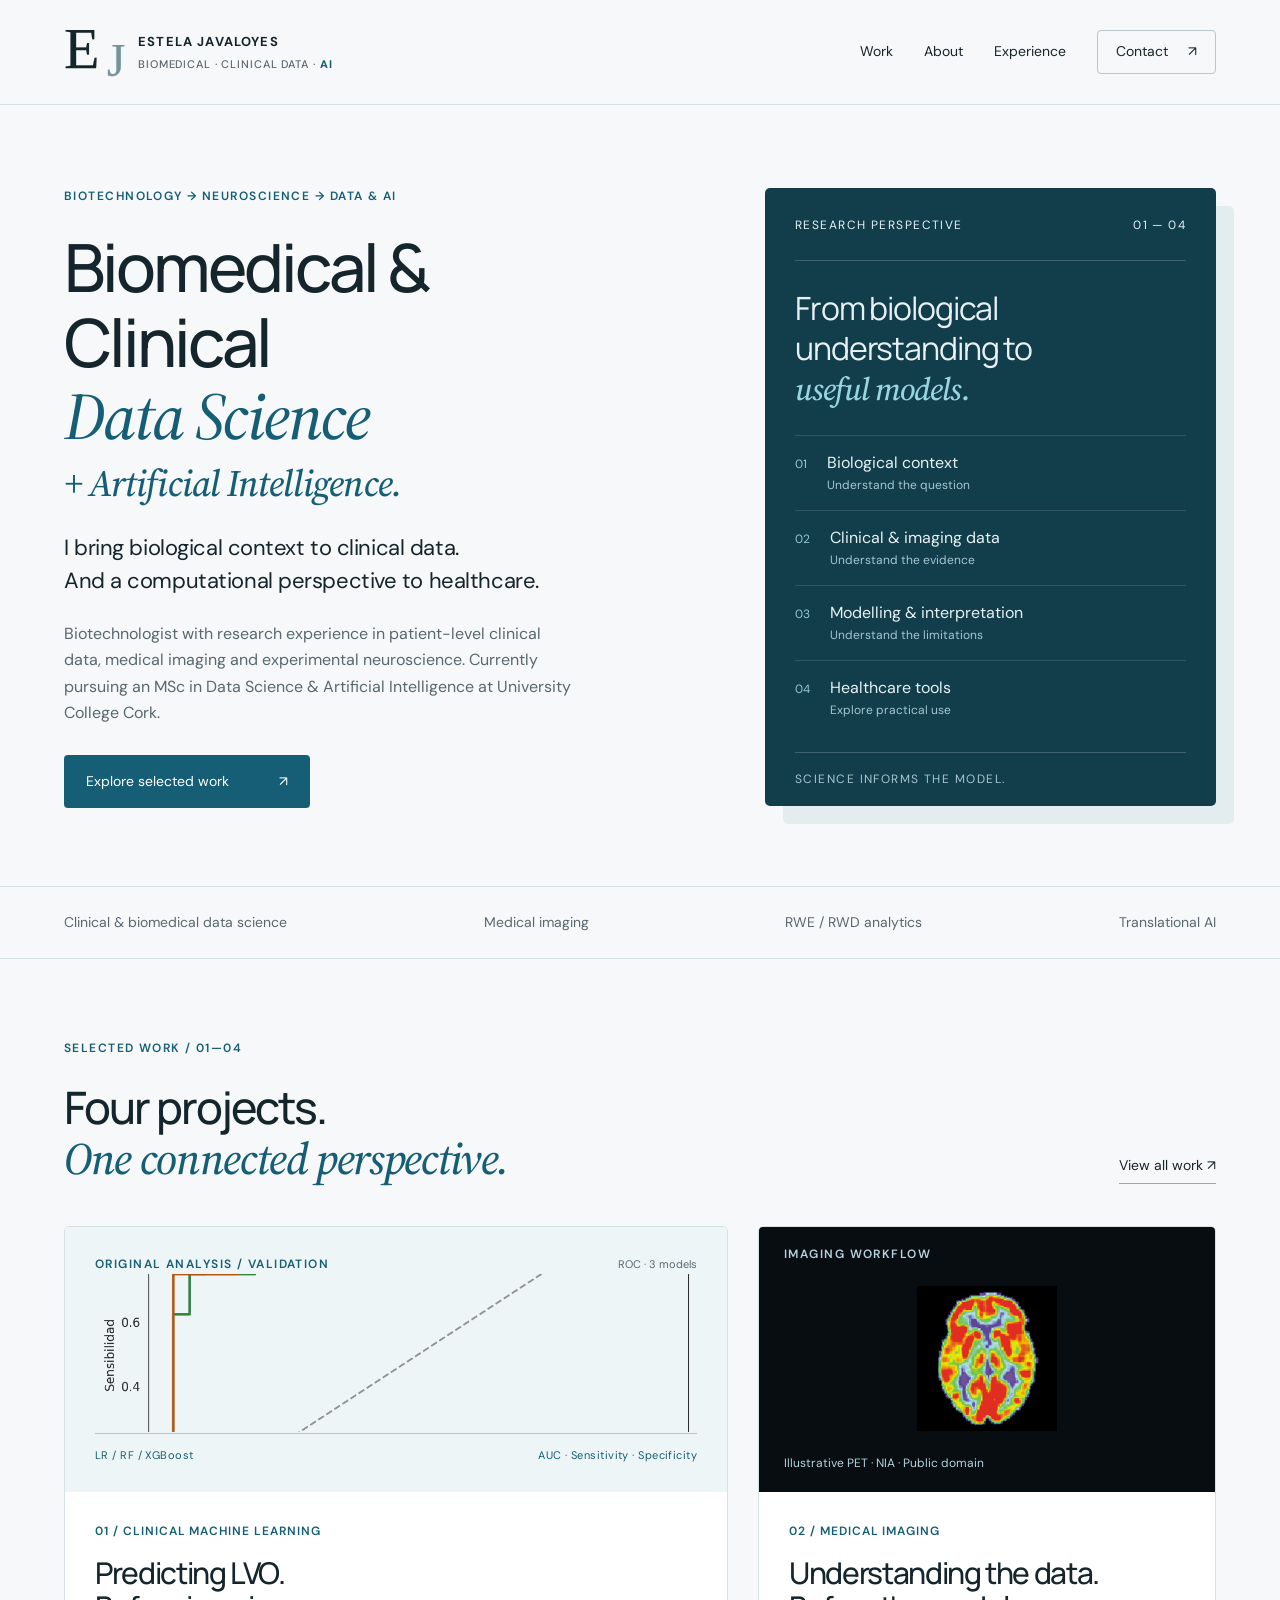
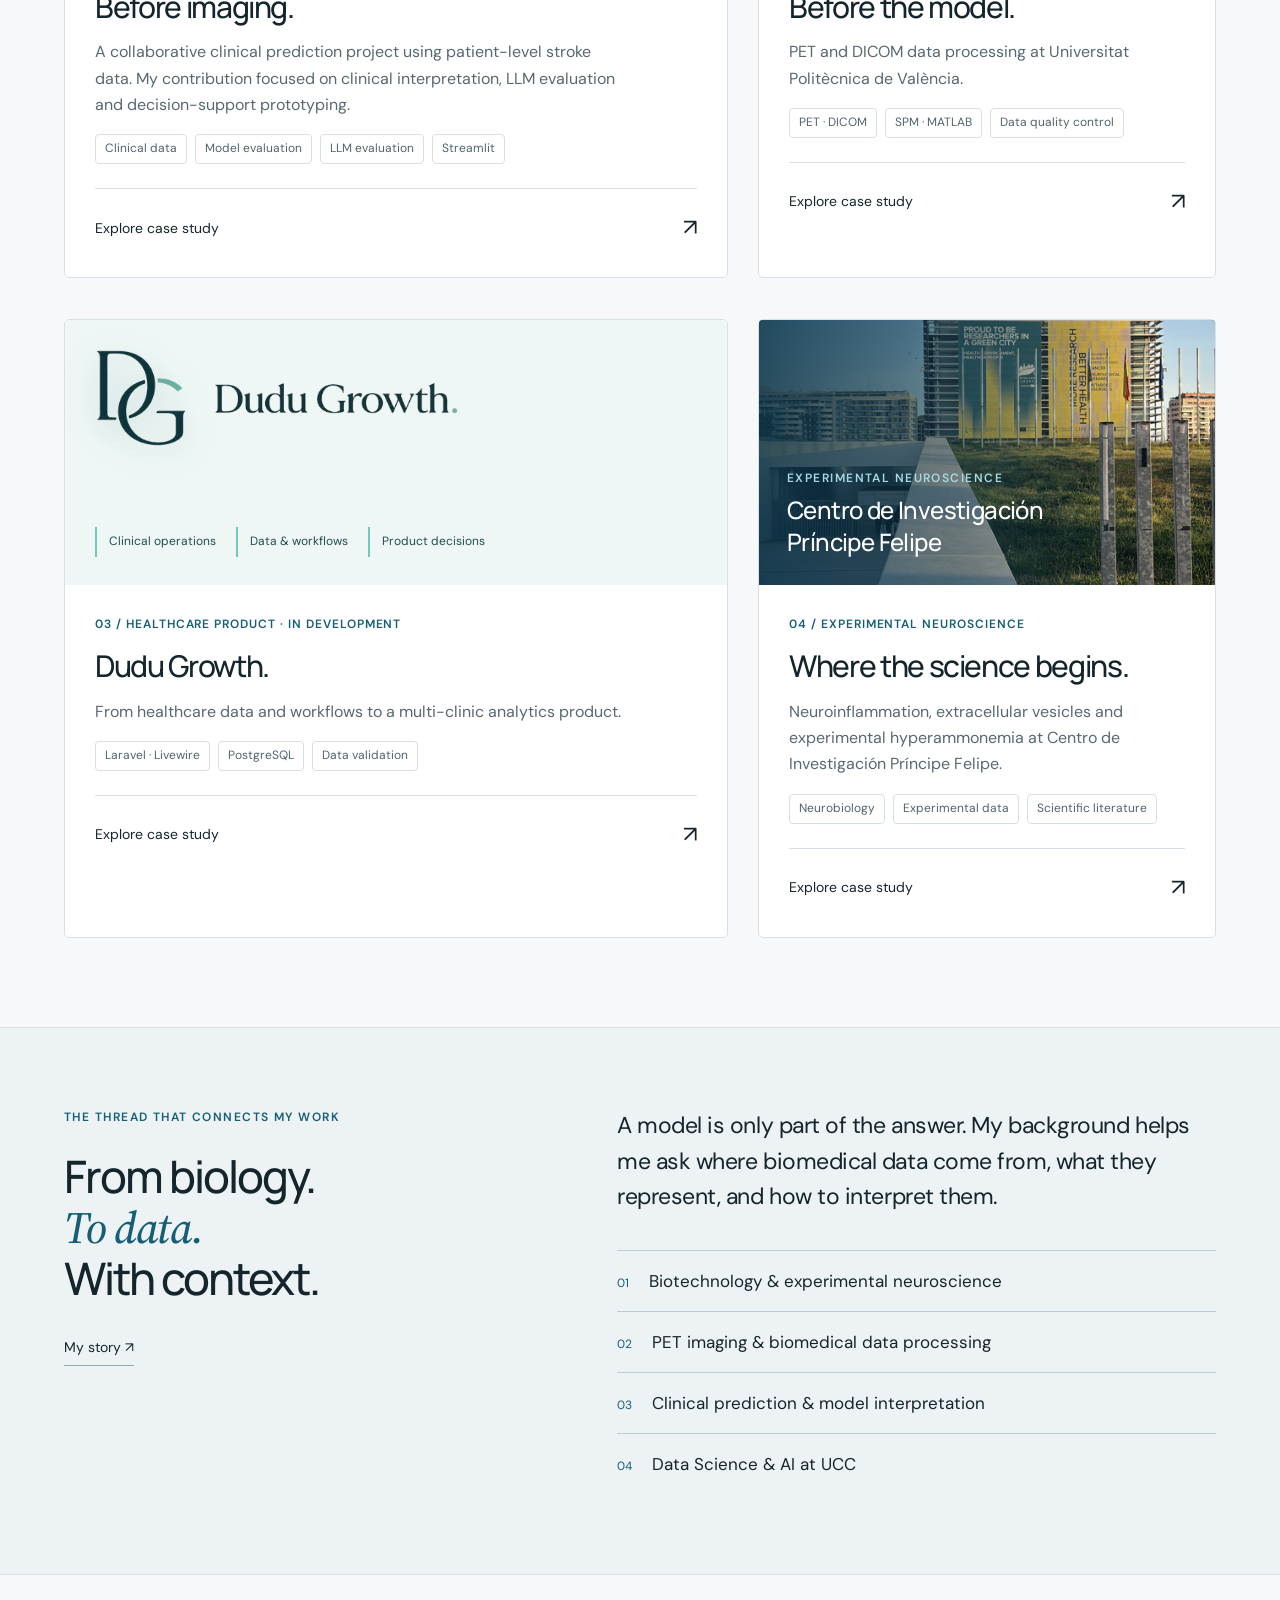
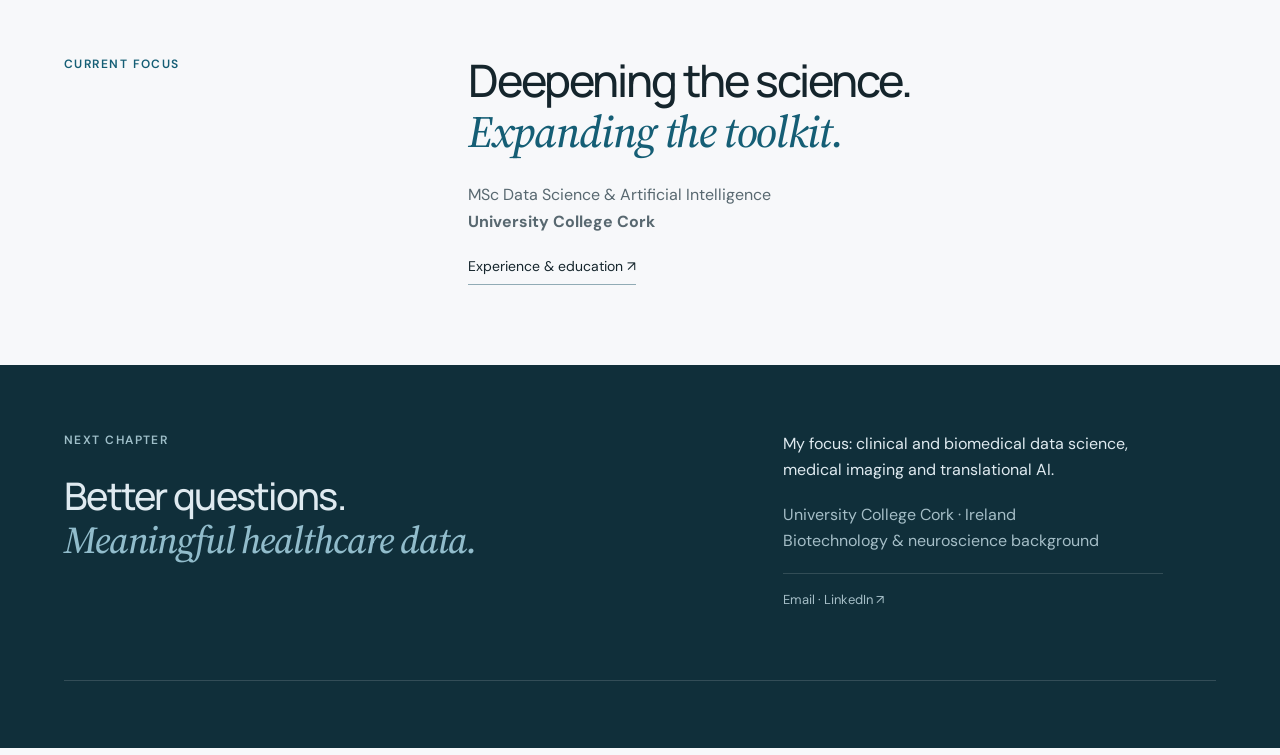
<file: index.html>
<!doctype html><html lang="en"><head><meta charset="utf-8"><meta name="viewport" content="width=device-width,initial-scale=1"><title>Biomedical & Clinical Data Science — Estela Javaloyes</title><meta name="description" content="Estela Javaloyes. Clinical and biomedical data science, statistical modelling, machine learning, medical imaging and translational AI."><meta name="robots" content="index,follow"><link rel="icon" type="image/svg+xml" href="data:image/svg+xml,%3Csvg xmlns='http://www.w3.org/2000/svg' viewBox='0 0 68 64'%3E%3Ctext x='3' y='49' fill='%2315252c' stroke='%2315252c' stroke-width='.3' paint-order='stroke fill' font-family='Georgia' font-size='57'%3EE%3C/text%3E%3Ctext x='31' y='56' fill='%2374939a' stroke='%2374939a' stroke-width='.3' paint-order='stroke fill' font-family='Georgia' font-size='46'%3EJ%3C/text%3E%3C/svg%3E"><script>document.documentElement.classList.add('js')</script><link rel="stylesheet" href="/style.css"><script defer src="/main.js"></script></head><body><a class="skip" href="#main">Skip to content</a><header><a class="brand" href="/" aria-label="Estela Javaloyes — Home"><span class="monogram" aria-hidden="true"><span>E</span><span>J</span><i></i></span><span>ESTELA JAVALOYES<small>BIOMEDICAL · CLINICAL DATA · <b>AI</b></small></span></a><button class="menu-toggle" aria-expanded="false" aria-controls="nav">Menu <span>＋</span></button><nav id="nav" aria-label="Main navigation"><a href="/work/" >Work</a><a href="/about/" >About</a><a href="/experience/" >Experience</a><a class="nav-contact" href="#contact">Contact <span>↗</span></a></nav></header><main id="main"><section class="hero"><div class="hero-copy"><p class="eyebrow">BIOTECHNOLOGY → NEUROSCIENCE → DATA & AI</p><h1>Biomedical &<br>Clinical <em>Data Science</em><span class="hero-ai">+ Artificial Intelligence.</span></h1><p class="hero-desc">I bring biological context to clinical data.<br>And a computational perspective to healthcare.</p><p class="hero-bio">Biotechnologist with research experience in patient-level clinical data, medical imaging and experimental neuroscience. Currently pursuing an MSc in Data Science & Artificial Intelligence at University College Cork.</p><a class="button" href="/work/">Explore selected work <span>↗</span></a></div><aside class="hero-aside"><div class="research-panel"><div class="panel-top"><span>RESEARCH PERSPECTIVE</span><span>01 — 04</span></div><p class="panel-title">From biological<br>understanding to<br><em>useful models.</em></p><div class="vertical-flow"><div><b>01</b><span>Biological context<small>Understand the question</small></span></div><div><b>02</b><span>Clinical & imaging data<small>Understand the evidence</small></span></div><div><b>03</b><span>Modelling & interpretation<small>Understand the limitations</small></span></div><div><b>04</b><span>Healthcare tools<small>Explore practical use</small></span></div></div><div class="panel-bottom">SCIENCE INFORMS THE MODEL.</div></div></aside></section><div class="discipline-band"><span>Clinical & biomedical data science</span><span>Medical imaging</span><span>RWE / RWD analytics</span><span>Translational AI</span></div><section class="section"><div class="section-heading"><div><p class="eyebrow">SELECTED WORK / 01—04</p><h2>Four projects.<br><em>One connected perspective.</em></h2></div><a class="text-link" href="/work/">View all work ↗</a></div><div class="project-grid"><a class="project-card lvo" href="/work/lvo-clinical-prediction/"><div class="card-art"><div class="lvo-visual"><div class="visual-label"><span class="micro">ORIGINAL ANALYSIS / VALIDATION</span><span>ROC · 3 models</span></div><img class="lvo-thumbnail" src="/lvo-roc.png" alt="ROC validation curves comparing logistic regression, random forest and XGBoost" loading="lazy"><div class="visual-bottom"><span>LR / RF / XGBoost</span><span>AUC · Sensitivity · Specificity</span></div></div></div><div class="card-body"><p class="eyebrow">01 / CLINICAL MACHINE LEARNING</p><h3>Predicting LVO.<br>Before imaging.</h3><p>A collaborative clinical prediction project using patient-level stroke data. My contribution focused on clinical interpretation, LLM evaluation and decision-support prototyping.</p><div class="tags"><span>Clinical data</span><span>Model evaluation</span><span>LLM evaluation</span><span>Streamlit</span></div><span class="card-link">Explore case study <b>↗</b></span></div></a><a class="project-card pet" href="/work/pet-neuroimaging/"><div class="card-art"><div class="pet-visual"><span class="micro">IMAGING WORKFLOW</span><img class="pet-thumbnail" src="/brain-reference.jpg" alt="Reference brain PET image from the US National Institute on Aging" loading="lazy"><p>Illustrative PET · NIA · Public domain</p></div></div><div class="card-body"><p class="eyebrow">02 / MEDICAL IMAGING</p><h3>Understanding the data.<br>Before the model.</h3><p>PET and DICOM data processing at Universitat Politècnica de València.</p><div class="tags"><span>PET · DICOM</span><span>SPM · MATLAB</span><span>Data quality control</span></div><span class="card-link">Explore case study <b>↗</b></span></div></a><a class="project-card dudu" href="/work/dudu-growth/"><div class="card-art"><div class="dudu-visual"><div class="dudu-brand-row"><img class="dudu-mark" src="/dudu-monogram.png" alt=""><img class="dudu-wordmark" src="/dudu-wordmark-horizontal.png" alt="Dudu Growth"></div><div class="concept-flow"><span>Clinical operations</span><span>Data & workflows</span><span>Product decisions</span></div></div></div><div class="card-body"><p class="eyebrow">03 / HEALTHCARE PRODUCT · IN DEVELOPMENT</p><h3>Dudu Growth.</h3><p>From healthcare data and workflows to a multi-clinic analytics product.</p><div class="tags"><span>Laravel · Livewire</span><span>PostgreSQL</span><span>Data validation</span></div><span class="card-link">Explore case study <b>↗</b></span></div></a><a class="project-card cipf" href="/work/neurobiology-research/"><div class="card-art"><div class="cipf-visual"><img class="cipf-thumbnail" src="/cipf-building.jpg" alt="Centro de Investigación Príncipe Felipe building" loading="lazy"><div class="cipf-overlay"><span class="micro">EXPERIMENTAL NEUROSCIENCE</span><strong>Centro de Investigación<br>Príncipe Felipe</strong></div></div></div><div class="card-body"><p class="eyebrow">04 / EXPERIMENTAL NEUROSCIENCE</p><h3>Where the science begins.</h3><p>Neuroinflammation, extracellular vesicles and experimental hyperammonemia at Centro de Investigación Príncipe Felipe.</p><div class="tags"><span>Neurobiology</span><span>Experimental data</span><span>Scientific literature</span></div><span class="card-link">Explore case study <b>↗</b></span></div></a></div></section><section class="biology-section"><div><p class="eyebrow">THE THREAD THAT CONNECTS MY WORK</p><h2>From biology.<br><em>To data.</em><br>With context.</h2><a class="text-link" href="/about/">My story ↗</a></div><div><p class="large-copy">A model is only part of the answer. My background helps me ask where biomedical data come from, what they represent, and how to interpret them.</p><ol class="pipeline"><li><small>01</small><span>Biotechnology & experimental neuroscience</span></li><li><small>02</small><span>PET imaging & biomedical data processing</span></li><li><small>03</small><span>Clinical prediction & model interpretation</span></li><li><small>04</small><span>Data Science & AI at UCC</span></li></ol></div></section><section class="current-section"><p class="eyebrow">CURRENT FOCUS</p><div><h2>Deepening the science.<br><em>Expanding the toolkit.</em></h2><p>MSc Data Science & Artificial Intelligence<br><strong>University College Cork</strong></p><a class="text-link" href="/experience/">Experience & education ↗</a></div></section></main><footer id="contact"><div class="footer-top"><div><p class="eyebrow">NEXT CHAPTER</p><h2>Better questions.<br><em>Meaningful healthcare data.</em></h2></div><div class="footer-copy"><p>My focus: clinical and biomedical data science, medical imaging and translational AI.</p><p class="muted">University College Cork · Ireland<br>Biotechnology & neuroscience background</p><span class="contact-note"><a href="mailto:estelajavaloyes@gmail.com">Email</a> · <a href="https://www.linkedin.com/in/estela-javaloyes" target="_blank" rel="noopener noreferrer">LinkedIn ↗</a></span></div></div><div class="footer-bottom"><a href="/">Estela Javaloyes</a><span>© 2026 · Biomedical & Clinical Data Science + AI</span><a href="#main">Back to top ↑</a></div></footer></body></html>
</file>
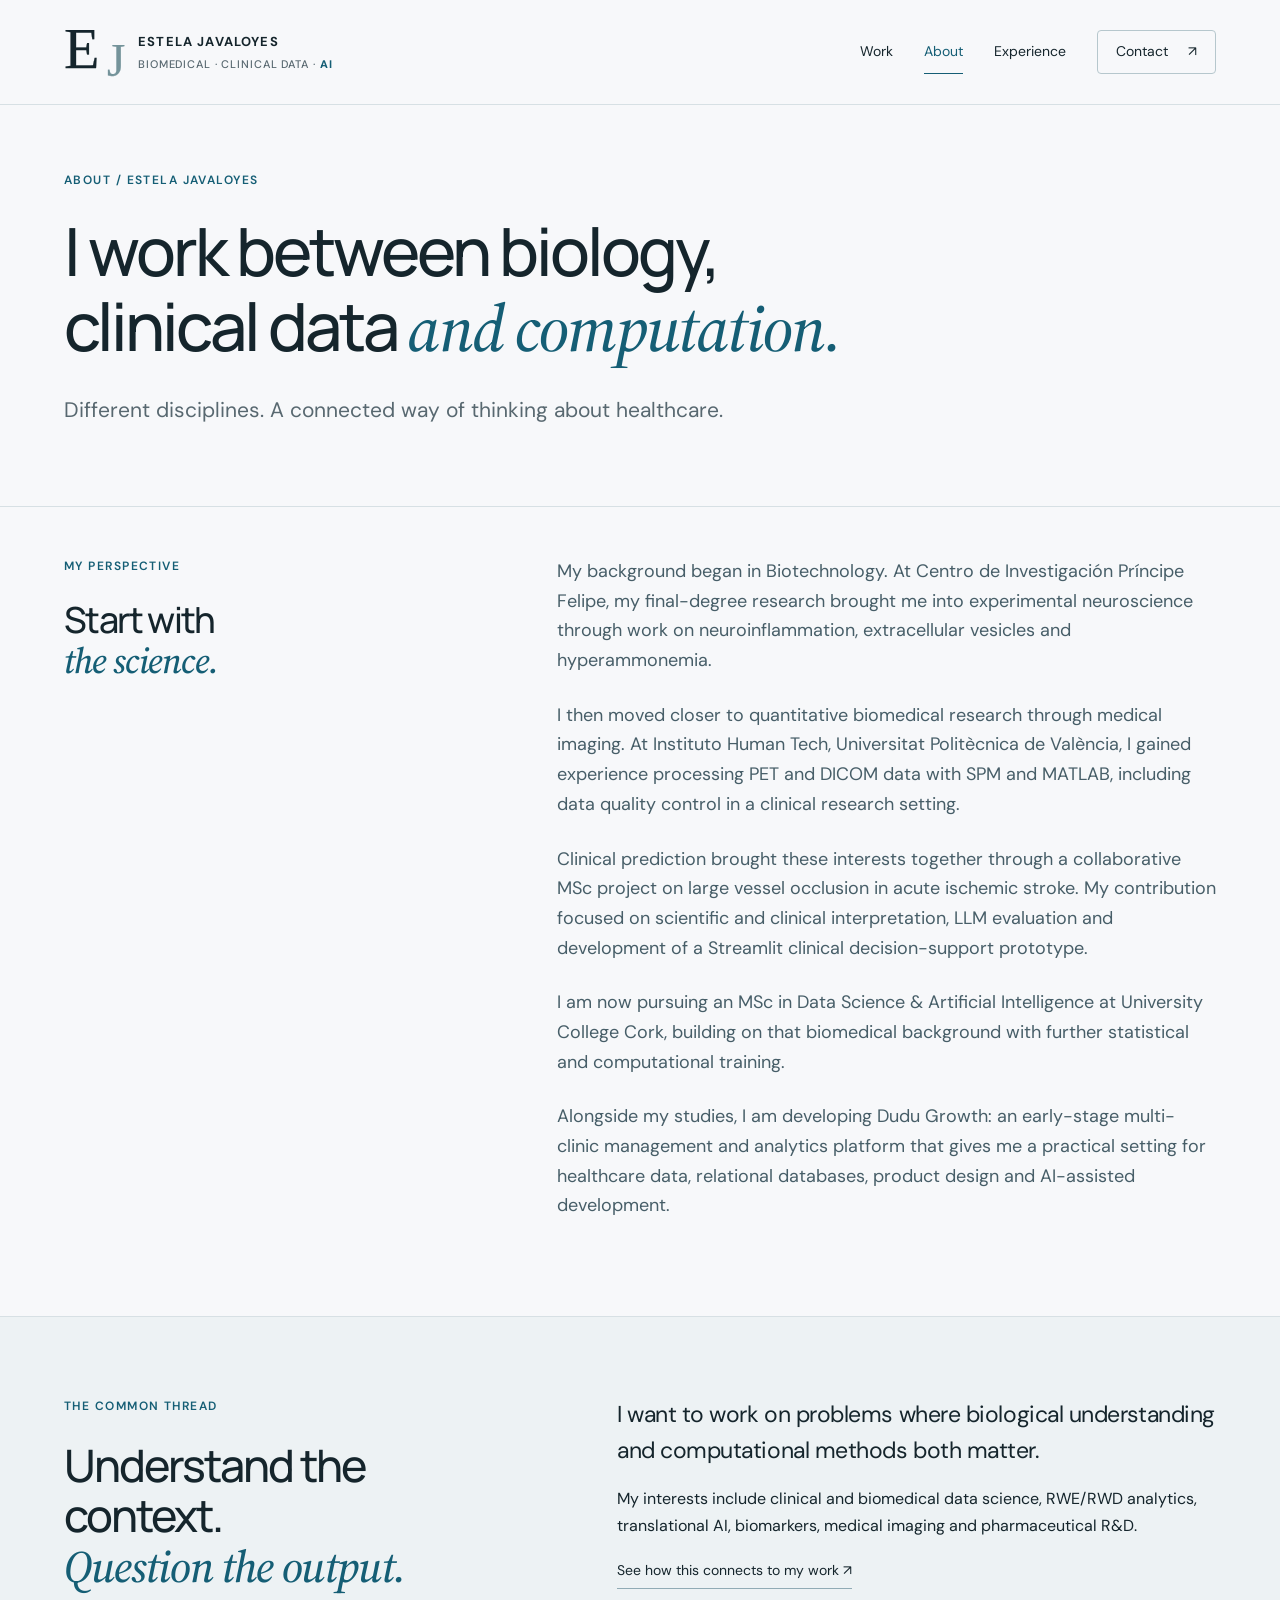
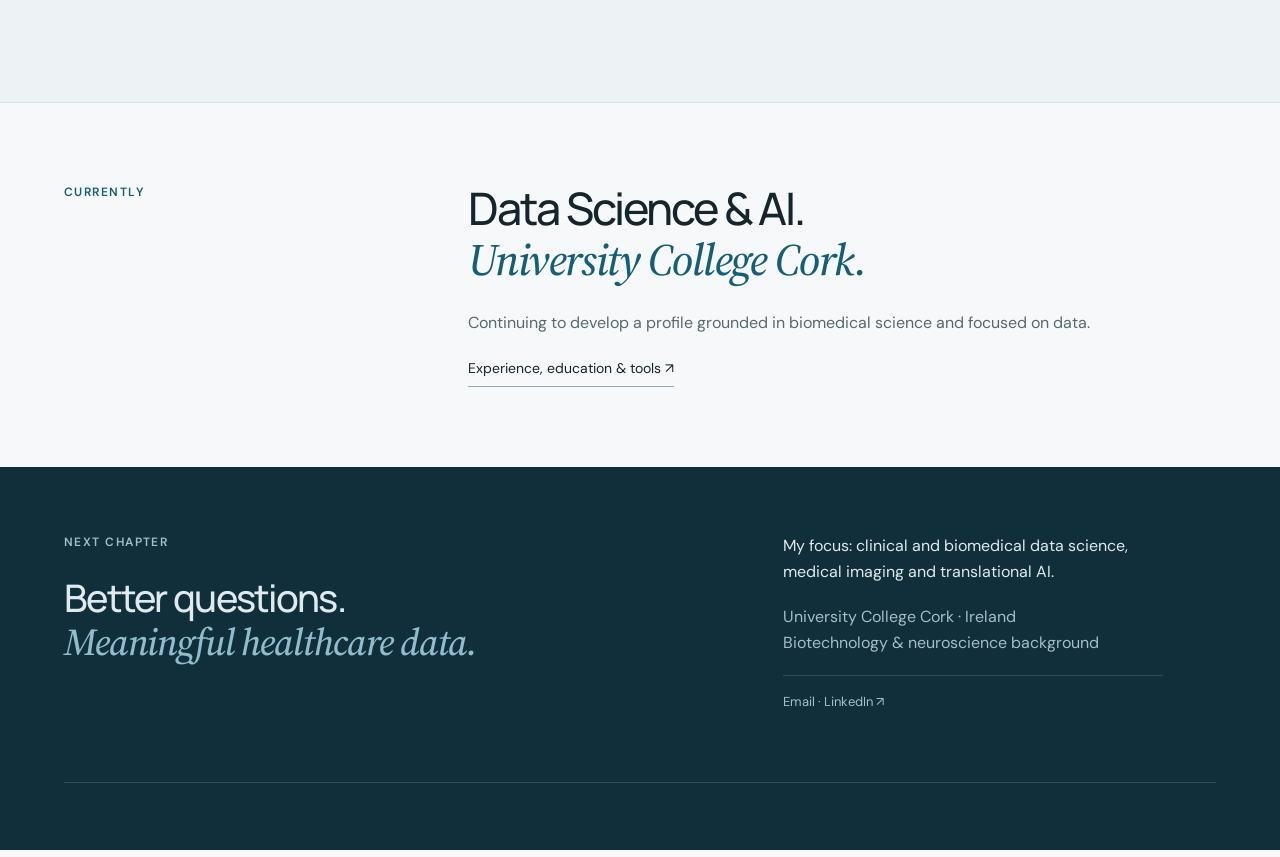
<file: about/index.html>
<!doctype html><html lang="en"><head><meta charset="utf-8"><meta name="viewport" content="width=device-width,initial-scale=1"><title>About — Estela Javaloyes</title><meta name="description" content="Estela Javaloyes. Clinical and biomedical data science, statistical modelling, machine learning, medical imaging and translational AI."><meta name="robots" content="index,follow"><link rel="icon" type="image/svg+xml" href="data:image/svg+xml,%3Csvg xmlns='http://www.w3.org/2000/svg' viewBox='0 0 68 64'%3E%3Ctext x='3' y='49' fill='%2315252c' stroke='%2315252c' stroke-width='.3' paint-order='stroke fill' font-family='Georgia' font-size='57'%3EE%3C/text%3E%3Ctext x='31' y='56' fill='%2374939a' stroke='%2374939a' stroke-width='.3' paint-order='stroke fill' font-family='Georgia' font-size='46'%3EJ%3C/text%3E%3C/svg%3E"><script>document.documentElement.classList.add('js')</script><link rel="stylesheet" href="/style.css"><script defer src="/main.js"></script></head><body><a class="skip" href="#main">Skip to content</a><header><a class="brand" href="/" aria-label="Estela Javaloyes — Home"><span class="monogram" aria-hidden="true"><span>E</span><span>J</span><i></i></span><span>ESTELA JAVALOYES<small>BIOMEDICAL · CLINICAL DATA · <b>AI</b></small></span></a><button class="menu-toggle" aria-expanded="false" aria-controls="nav">Menu <span>＋</span></button><nav id="nav" aria-label="Main navigation"><a href="/work/" >Work</a><a href="/about/" aria-current="page">About</a><a href="/experience/" >Experience</a><a class="nav-contact" href="#contact">Contact <span>↗</span></a></nav></header><main id="main"><section class="page-hero"><p class="eyebrow">ABOUT / ESTELA JAVALOYES</p><h1>I work between biology,<br>clinical data <em>and computation.</em></h1><p class="lead">Different disciplines. A connected way of thinking about healthcare.</p></section><section class="split-section"><div><p class="eyebrow">MY PERSPECTIVE</p><h2>Start with<br><em>the science.</em></h2></div><div class="prose"><p>My background began in Biotechnology. At Centro de Investigación Príncipe Felipe, my final-degree research brought me into experimental neuroscience through work on neuroinflammation, extracellular vesicles and hyperammonemia.</p><p>I then moved closer to quantitative biomedical research through medical imaging. At Instituto Human Tech, Universitat Politècnica de València, I gained experience processing PET and DICOM data with SPM and MATLAB, including data quality control in a clinical research setting.</p><p>Clinical prediction brought these interests together through a collaborative MSc project on large vessel occlusion in acute ischemic stroke. My contribution focused on scientific and clinical interpretation, LLM evaluation and development of a Streamlit clinical decision-support prototype.</p><p>I am now pursuing an MSc in Data Science & Artificial Intelligence at University College Cork, building on that biomedical background with further statistical and computational training.</p><p>Alongside my studies, I am developing Dudu Growth: an early-stage multi-clinic management and analytics platform that gives me a practical setting for healthcare data, relational databases, product design and AI-assisted development.</p></div></section><section class="biology-section"><div><p class="eyebrow">THE COMMON THREAD</p><h2>Understand the context.<br><em>Question the output.</em></h2></div><div><p class="large-copy">I want to work on problems where biological understanding and computational methods both matter.</p><p>My interests include clinical and biomedical data science, RWE/RWD analytics, translational AI, biomarkers, medical imaging and pharmaceutical R&D.</p><a class="text-link" href="/work/">See how this connects to my work ↗</a></div></section><section class="current-section"><p class="eyebrow">CURRENTLY</p><div><h2>Data Science & AI.<br><em>University College Cork.</em></h2><p>Continuing to develop a profile grounded in biomedical science and focused on data.</p><a class="text-link" href="/experience/">Experience, education & tools ↗</a></div></section></main><footer id="contact"><div class="footer-top"><div><p class="eyebrow">NEXT CHAPTER</p><h2>Better questions.<br><em>Meaningful healthcare data.</em></h2></div><div class="footer-copy"><p>My focus: clinical and biomedical data science, medical imaging and translational AI.</p><p class="muted">University College Cork · Ireland<br>Biotechnology & neuroscience background</p><span class="contact-note"><a href="mailto:estelajavaloyes@gmail.com">Email</a> · <a href="https://www.linkedin.com/in/estela-javaloyes" target="_blank" rel="noopener noreferrer">LinkedIn ↗</a></span></div></div><div class="footer-bottom"><a href="/">Estela Javaloyes</a><span>© 2026 · Biomedical & Clinical Data Science + AI</span><a href="#main">Back to top ↑</a></div></footer></body></html>
</file>
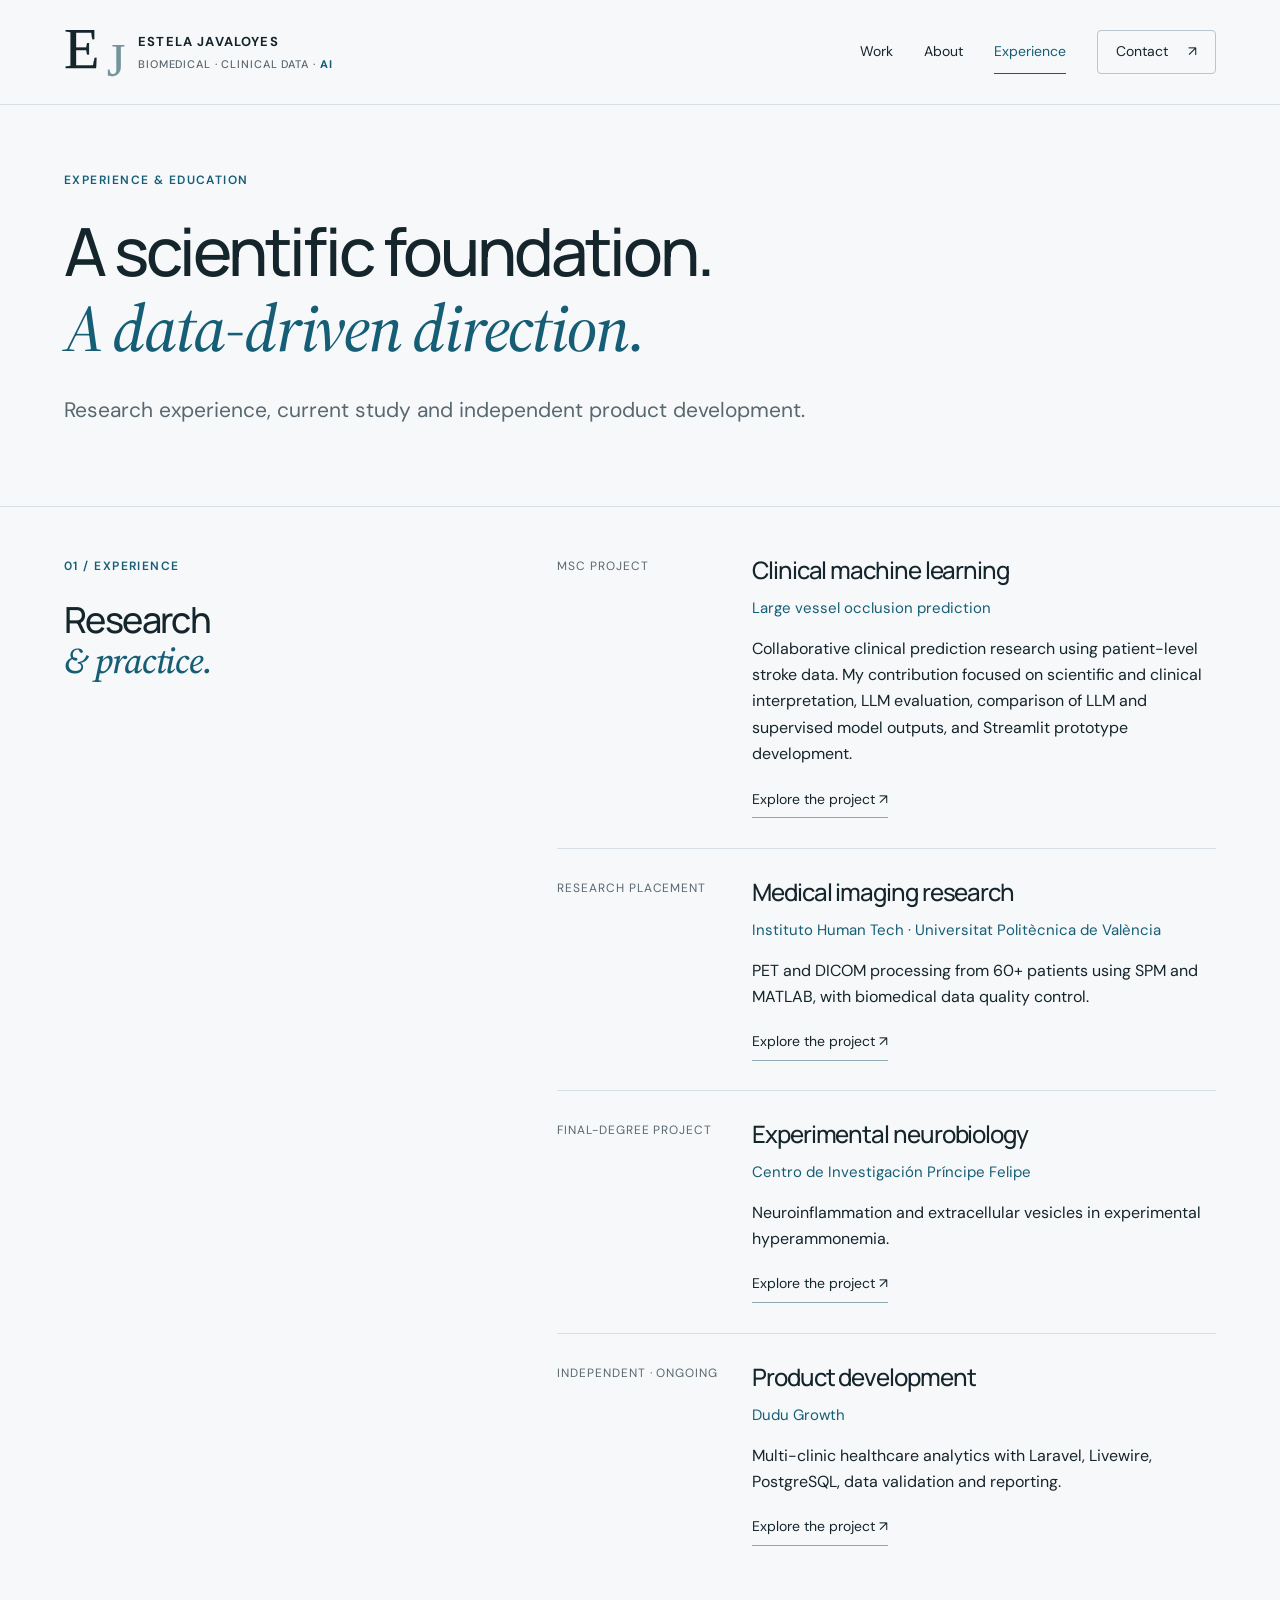
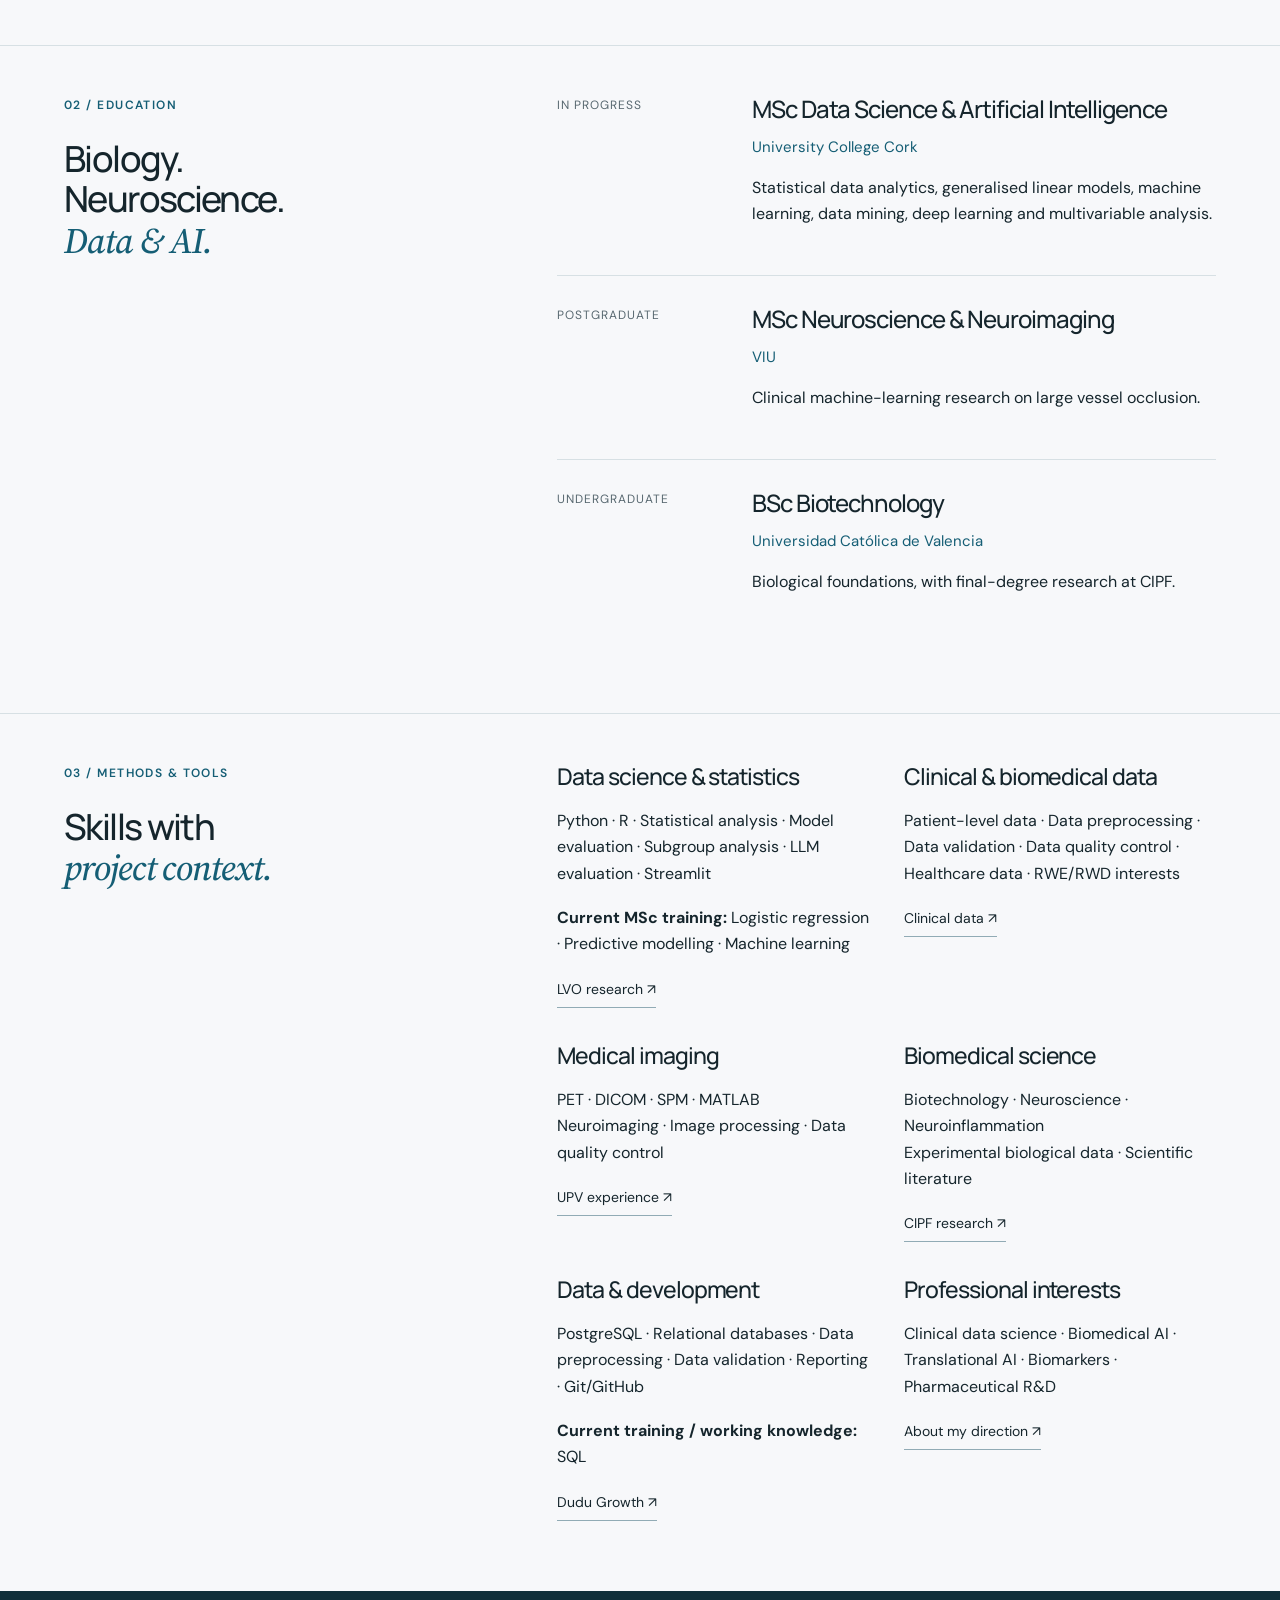
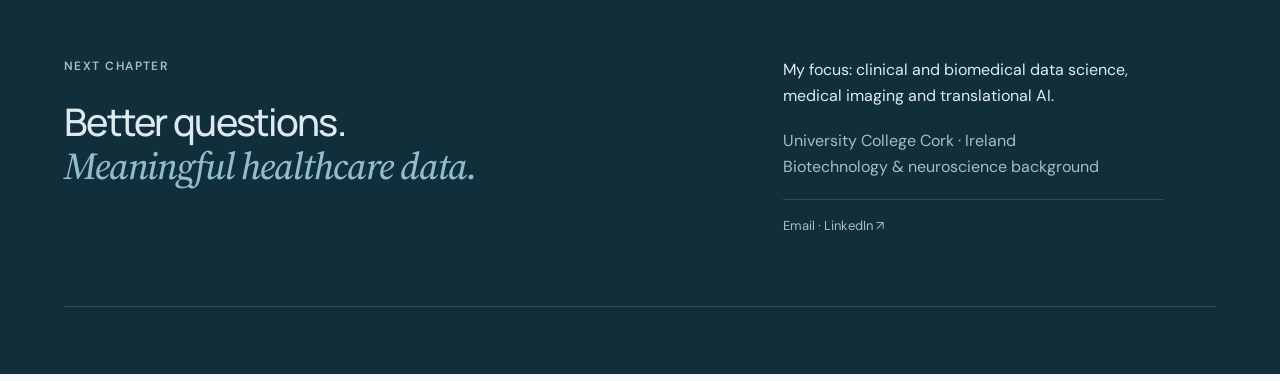
<file: experience/index.html>
<!doctype html><html lang="en"><head><meta charset="utf-8"><meta name="viewport" content="width=device-width,initial-scale=1"><title>Experience & education — Estela Javaloyes</title><meta name="description" content="Estela Javaloyes. Clinical and biomedical data science, statistical modelling, machine learning, medical imaging and translational AI."><meta name="robots" content="index,follow"><link rel="icon" type="image/svg+xml" href="data:image/svg+xml,%3Csvg xmlns='http://www.w3.org/2000/svg' viewBox='0 0 68 64'%3E%3Ctext x='3' y='49' fill='%2315252c' stroke='%2315252c' stroke-width='.3' paint-order='stroke fill' font-family='Georgia' font-size='57'%3EE%3C/text%3E%3Ctext x='31' y='56' fill='%2374939a' stroke='%2374939a' stroke-width='.3' paint-order='stroke fill' font-family='Georgia' font-size='46'%3EJ%3C/text%3E%3C/svg%3E"><script>document.documentElement.classList.add('js')</script><link rel="stylesheet" href="/style.css"><script defer src="/main.js"></script></head><body><a class="skip" href="#main">Skip to content</a><header><a class="brand" href="/" aria-label="Estela Javaloyes — Home"><span class="monogram" aria-hidden="true"><span>E</span><span>J</span><i></i></span><span>ESTELA JAVALOYES<small>BIOMEDICAL · CLINICAL DATA · <b>AI</b></small></span></a><button class="menu-toggle" aria-expanded="false" aria-controls="nav">Menu <span>＋</span></button><nav id="nav" aria-label="Main navigation"><a href="/work/" >Work</a><a href="/about/" >About</a><a href="/experience/" aria-current="page">Experience</a><a class="nav-contact" href="#contact">Contact <span>↗</span></a></nav></header><main id="main"><section class="page-hero"><p class="eyebrow">EXPERIENCE & EDUCATION</p><h1>A scientific foundation.<br><em>A data-driven direction.</em></h1><p class="lead">Research experience, current study and independent product development.</p></section><section class="split-section"><div><p class="eyebrow">01 / EXPERIENCE</p><h2>Research<br><em>& practice.</em></h2></div><div><article class="experience-row"><div class="time">MSc project</div><div><h3>Clinical machine learning</h3><p class="institution">Large vessel occlusion prediction</p><p>Collaborative clinical prediction research using patient-level stroke data. My contribution focused on scientific and clinical interpretation, LLM evaluation, comparison of LLM and supervised model outputs, and Streamlit prototype development.</p><a class=text-link href=/work/lvo-clinical-prediction/>Explore the project ↗</a></div></article><article class="experience-row"><div class="time">Research placement</div><div><h3>Medical imaging research</h3><p class="institution">Instituto Human Tech · Universitat Politècnica de València</p><p>PET and DICOM processing from 60+ patients using SPM and MATLAB, with biomedical data quality control.</p><a class=text-link href=/work/pet-neuroimaging/>Explore the project ↗</a></div></article><article class="experience-row"><div class="time">Final-degree project</div><div><h3>Experimental neurobiology</h3><p class="institution">Centro de Investigación Príncipe Felipe</p><p>Neuroinflammation and extracellular vesicles in experimental hyperammonemia.</p><a class=text-link href=/work/neurobiology-research/>Explore the project ↗</a></div></article><article class="experience-row"><div class="time">Independent · ongoing</div><div><h3>Product development</h3><p class="institution">Dudu Growth</p><p>Multi-clinic healthcare analytics with Laravel, Livewire, PostgreSQL, data validation and reporting.</p><a class=text-link href=/work/dudu-growth/>Explore the project ↗</a></div></article></div></section><section class="split-section"><div><p class="eyebrow">02 / EDUCATION</p><h2>Biology.<br>Neuroscience.<br><em>Data & AI.</em></h2></div><div><article class="experience-row"><div class="time">In progress</div><div><h3>MSc Data Science & Artificial Intelligence</h3><p class="institution">University College Cork</p><p>Statistical data analytics, generalised linear models, machine learning, data mining, deep learning and multivariable analysis.</p></div></article><article class="experience-row"><div class="time">Postgraduate</div><div><h3>MSc Neuroscience & Neuroimaging</h3><p class="institution">VIU</p><p>Clinical machine-learning research on large vessel occlusion.</p></div></article><article class="experience-row"><div class="time">Undergraduate</div><div><h3>BSc Biotechnology</h3><p class="institution">Universidad Católica de Valencia</p><p>Biological foundations, with final-degree research at CIPF.</p></div></article></div></section><section class="split-section"><div><p class="eyebrow">03 / METHODS & TOOLS</p><h2>Skills with<br><em>project context.</em></h2></div><div class="skills-grid"><div><h3>Data science & statistics</h3><p>Python · R · Statistical analysis · Model evaluation · Subgroup analysis · LLM evaluation · Streamlit</p><p><strong>Current MSc training:</strong> Logistic regression · Predictive modelling · Machine learning</p><a class="text-link" href="/work/lvo-clinical-prediction/">LVO research ↗</a></div><div><h3>Clinical & biomedical data</h3><p>Patient-level data · Data preprocessing · Data validation · Data quality control · Healthcare data · RWE/RWD interests</p><a class="text-link" href="/work/lvo-clinical-prediction/">Clinical data ↗</a></div><div><h3>Medical imaging</h3><p>PET · DICOM · SPM · MATLAB<br>Neuroimaging · Image processing · Data quality control</p><a class="text-link" href="/work/pet-neuroimaging/">UPV experience ↗</a></div><div><h3>Biomedical science</h3><p>Biotechnology · Neuroscience · Neuroinflammation<br>Experimental biological data · Scientific literature</p><a class="text-link" href="/work/neurobiology-research/">CIPF research ↗</a></div><div><h3>Data & development</h3><p>PostgreSQL · Relational databases · Data preprocessing · Data validation · Reporting · Git/GitHub</p><p><strong>Current training / working knowledge:</strong> SQL</p><a class="text-link" href="/work/dudu-growth/">Dudu Growth ↗</a></div><div><h3>Professional interests</h3><p>Clinical data science · Biomedical AI · Translational AI · Biomarkers · Pharmaceutical R&D</p><a class="text-link" href="/about/">About my direction ↗</a></div></div></section></main><footer id="contact"><div class="footer-top"><div><p class="eyebrow">NEXT CHAPTER</p><h2>Better questions.<br><em>Meaningful healthcare data.</em></h2></div><div class="footer-copy"><p>My focus: clinical and biomedical data science, medical imaging and translational AI.</p><p class="muted">University College Cork · Ireland<br>Biotechnology & neuroscience background</p><span class="contact-note"><a href="mailto:estelajavaloyes@gmail.com">Email</a> · <a href="https://www.linkedin.com/in/estela-javaloyes" target="_blank" rel="noopener noreferrer">LinkedIn ↗</a></span></div></div><div class="footer-bottom"><a href="/">Estela Javaloyes</a><span>© 2026 · Biomedical & Clinical Data Science + AI</span><a href="#main">Back to top ↑</a></div></footer></body></html>
</file>
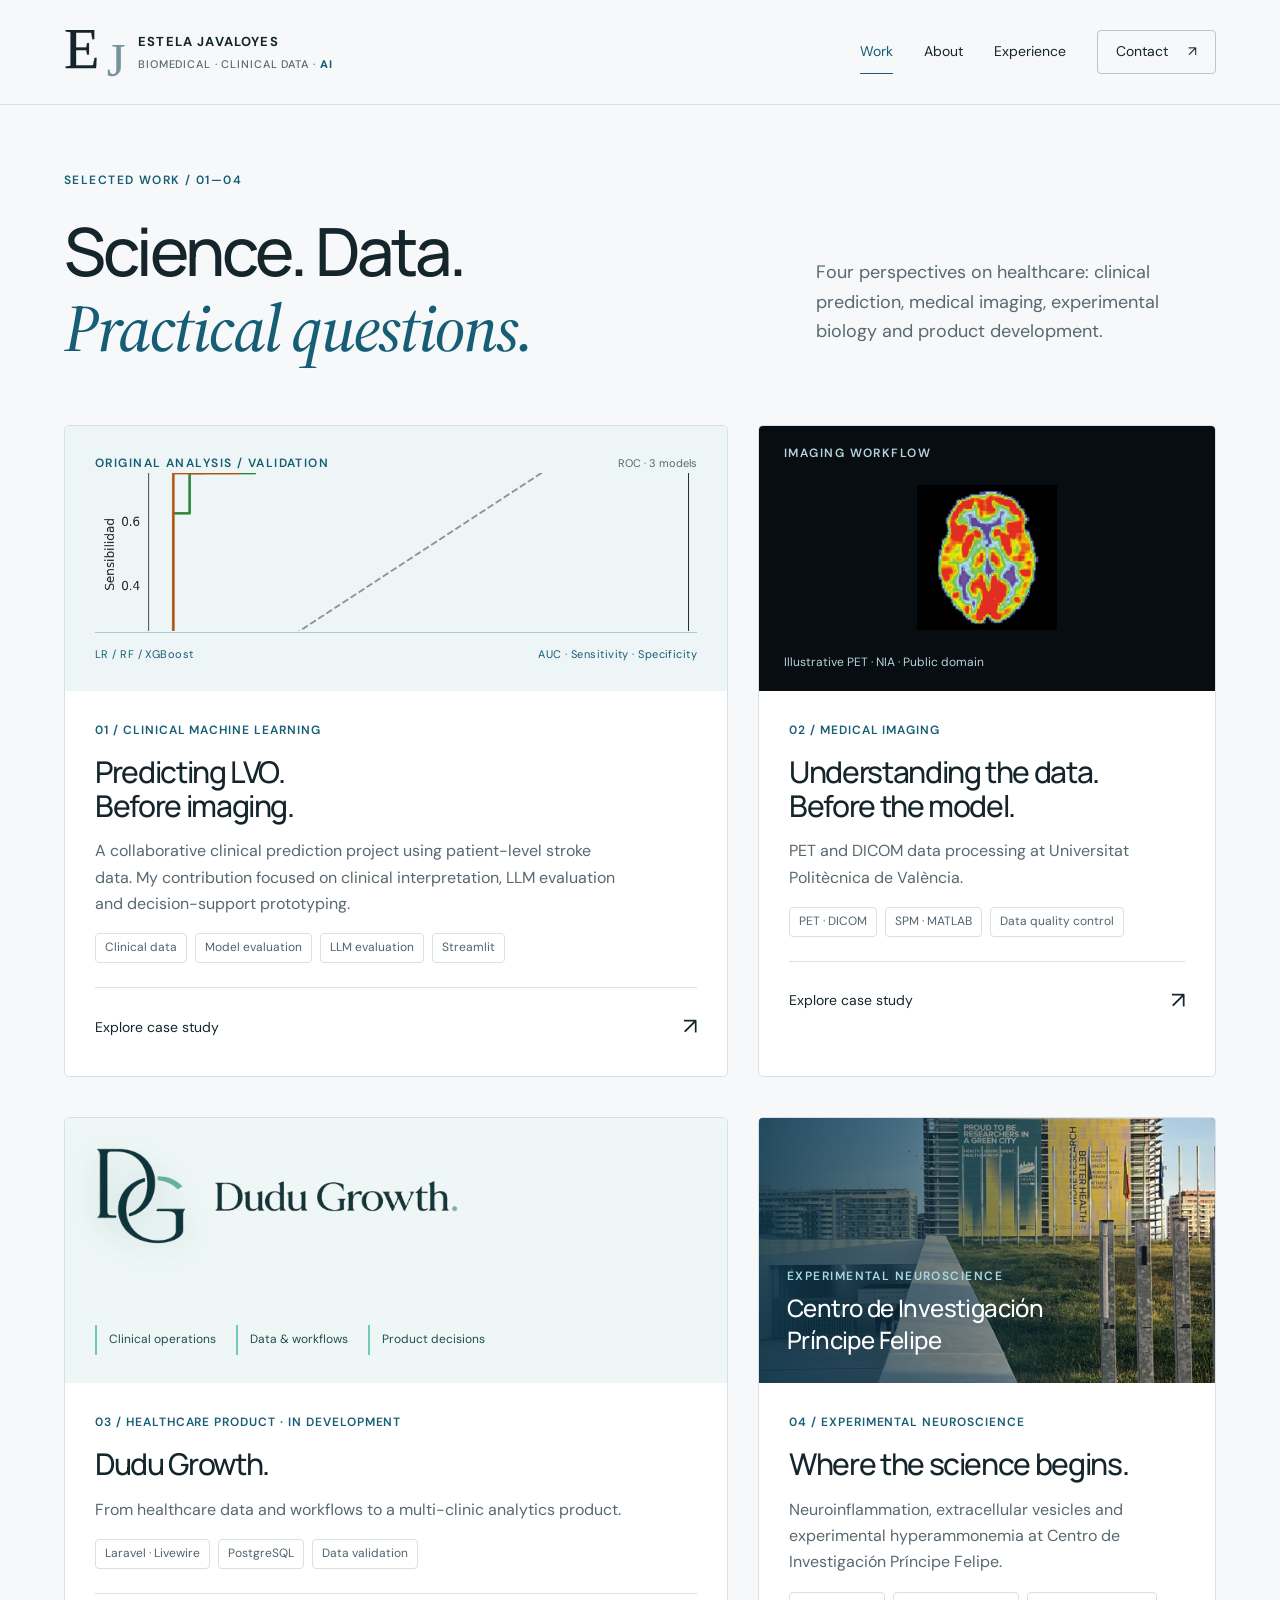
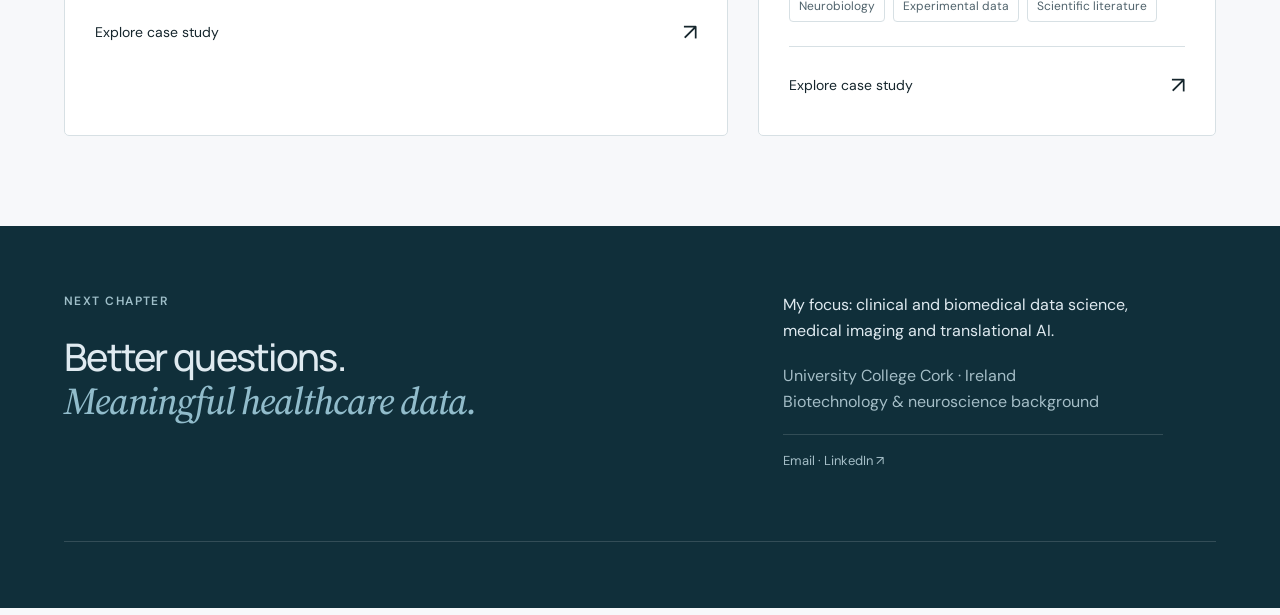
<file: work/index.html>
<!doctype html><html lang="en"><head><meta charset="utf-8"><meta name="viewport" content="width=device-width,initial-scale=1"><title>Selected work — Estela Javaloyes</title><meta name="description" content="Estela Javaloyes. Clinical and biomedical data science, statistical modelling, machine learning, medical imaging and translational AI."><meta name="robots" content="index,follow"><link rel="icon" type="image/svg+xml" href="data:image/svg+xml,%3Csvg xmlns='http://www.w3.org/2000/svg' viewBox='0 0 68 64'%3E%3Ctext x='3' y='49' fill='%2315252c' stroke='%2315252c' stroke-width='.3' paint-order='stroke fill' font-family='Georgia' font-size='57'%3EE%3C/text%3E%3Ctext x='31' y='56' fill='%2374939a' stroke='%2374939a' stroke-width='.3' paint-order='stroke fill' font-family='Georgia' font-size='46'%3EJ%3C/text%3E%3C/svg%3E"><script>document.documentElement.classList.add('js')</script><link rel="stylesheet" href="/style.css"><script defer src="/main.js"></script></head><body><a class="skip" href="#main">Skip to content</a><header><a class="brand" href="/" aria-label="Estela Javaloyes — Home"><span class="monogram" aria-hidden="true"><span>E</span><span>J</span><i></i></span><span>ESTELA JAVALOYES<small>BIOMEDICAL · CLINICAL DATA · <b>AI</b></small></span></a><button class="menu-toggle" aria-expanded="false" aria-controls="nav">Menu <span>＋</span></button><nav id="nav" aria-label="Main navigation"><a href="/work/" aria-current="page">Work</a><a href="/about/" >About</a><a href="/experience/" >Experience</a><a class="nav-contact" href="#contact">Contact <span>↗</span></a></nav></header><main id="main"><section class="page-hero"><p class="eyebrow">SELECTED WORK / 01—04</p><div class="work-intro"><h1>Science. Data.<br><em>Practical questions.</em></h1><p>Four perspectives on healthcare: clinical prediction, medical imaging, experimental biology and product development.</p></div></section><section class="section" style="padding-top:0"><div class="project-grid"><a class="project-card lvo" href="/work/lvo-clinical-prediction/"><div class="card-art"><div class="lvo-visual"><div class="visual-label"><span class="micro">ORIGINAL ANALYSIS / VALIDATION</span><span>ROC · 3 models</span></div><img class="lvo-thumbnail" src="/lvo-roc.png" alt="ROC validation curves comparing logistic regression, random forest and XGBoost" loading="lazy"><div class="visual-bottom"><span>LR / RF / XGBoost</span><span>AUC · Sensitivity · Specificity</span></div></div></div><div class="card-body"><p class="eyebrow">01 / CLINICAL MACHINE LEARNING</p><h3>Predicting LVO.<br>Before imaging.</h3><p>A collaborative clinical prediction project using patient-level stroke data. My contribution focused on clinical interpretation, LLM evaluation and decision-support prototyping.</p><div class="tags"><span>Clinical data</span><span>Model evaluation</span><span>LLM evaluation</span><span>Streamlit</span></div><span class="card-link">Explore case study <b>↗</b></span></div></a><a class="project-card pet" href="/work/pet-neuroimaging/"><div class="card-art"><div class="pet-visual"><span class="micro">IMAGING WORKFLOW</span><img class="pet-thumbnail" src="/brain-reference.jpg" alt="Reference brain PET image from the US National Institute on Aging" loading="lazy"><p>Illustrative PET · NIA · Public domain</p></div></div><div class="card-body"><p class="eyebrow">02 / MEDICAL IMAGING</p><h3>Understanding the data.<br>Before the model.</h3><p>PET and DICOM data processing at Universitat Politècnica de València.</p><div class="tags"><span>PET · DICOM</span><span>SPM · MATLAB</span><span>Data quality control</span></div><span class="card-link">Explore case study <b>↗</b></span></div></a><a class="project-card dudu" href="/work/dudu-growth/"><div class="card-art"><div class="dudu-visual"><div class="dudu-brand-row"><img class="dudu-mark" src="/dudu-monogram.png" alt=""><img class="dudu-wordmark" src="/dudu-wordmark-horizontal.png" alt="Dudu Growth"></div><div class="concept-flow"><span>Clinical operations</span><span>Data & workflows</span><span>Product decisions</span></div></div></div><div class="card-body"><p class="eyebrow">03 / HEALTHCARE PRODUCT · IN DEVELOPMENT</p><h3>Dudu Growth.</h3><p>From healthcare data and workflows to a multi-clinic analytics product.</p><div class="tags"><span>Laravel · Livewire</span><span>PostgreSQL</span><span>Data validation</span></div><span class="card-link">Explore case study <b>↗</b></span></div></a><a class="project-card cipf" href="/work/neurobiology-research/"><div class="card-art"><div class="cipf-visual"><img class="cipf-thumbnail" src="/cipf-building.jpg" alt="Centro de Investigación Príncipe Felipe building" loading="lazy"><div class="cipf-overlay"><span class="micro">EXPERIMENTAL NEUROSCIENCE</span><strong>Centro de Investigación<br>Príncipe Felipe</strong></div></div></div><div class="card-body"><p class="eyebrow">04 / EXPERIMENTAL NEUROSCIENCE</p><h3>Where the science begins.</h3><p>Neuroinflammation, extracellular vesicles and experimental hyperammonemia at Centro de Investigación Príncipe Felipe.</p><div class="tags"><span>Neurobiology</span><span>Experimental data</span><span>Scientific literature</span></div><span class="card-link">Explore case study <b>↗</b></span></div></a></div></section></main><footer id="contact"><div class="footer-top"><div><p class="eyebrow">NEXT CHAPTER</p><h2>Better questions.<br><em>Meaningful healthcare data.</em></h2></div><div class="footer-copy"><p>My focus: clinical and biomedical data science, medical imaging and translational AI.</p><p class="muted">University College Cork · Ireland<br>Biotechnology & neuroscience background</p><span class="contact-note"><a href="mailto:estelajavaloyes@gmail.com">Email</a> · <a href="https://www.linkedin.com/in/estela-javaloyes" target="_blank" rel="noopener noreferrer">LinkedIn ↗</a></span></div></div><div class="footer-bottom"><a href="/">Estela Javaloyes</a><span>© 2026 · Biomedical & Clinical Data Science + AI</span><a href="#main">Back to top ↑</a></div></footer></body></html>
</file>
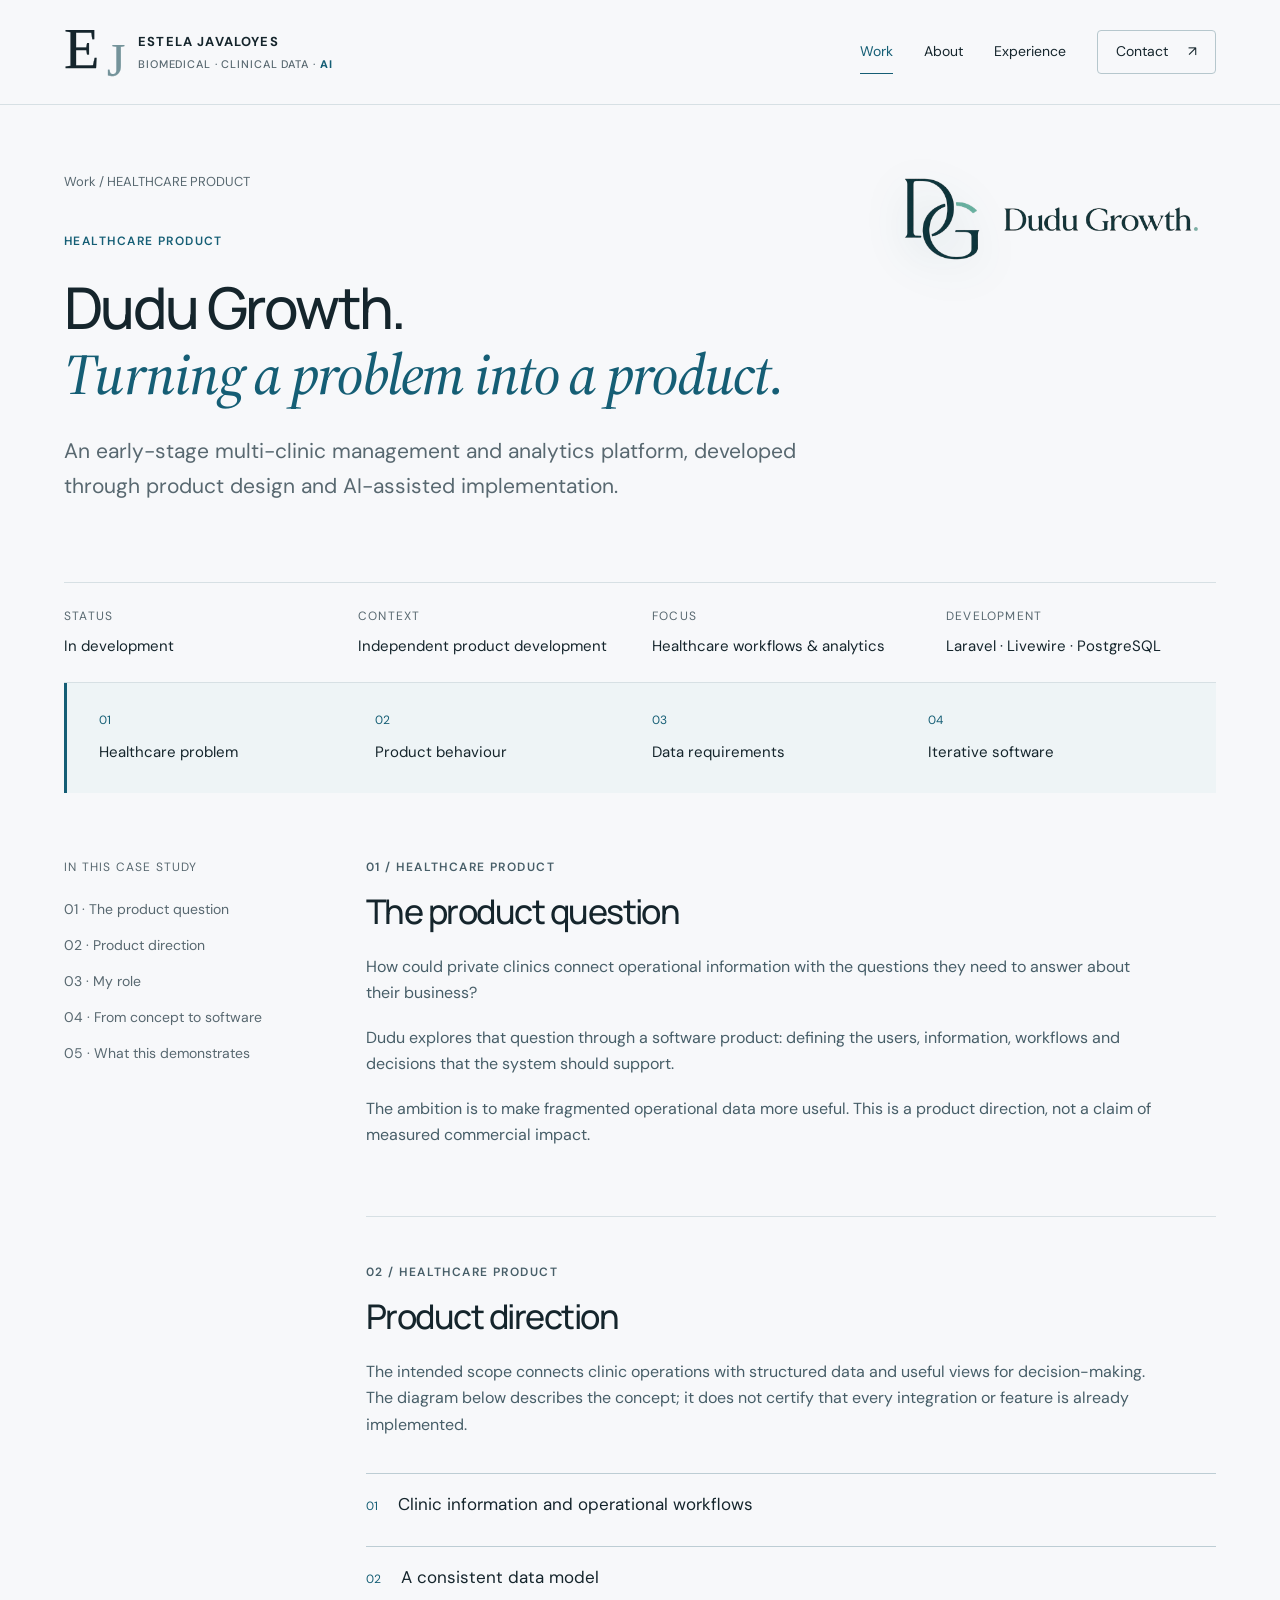
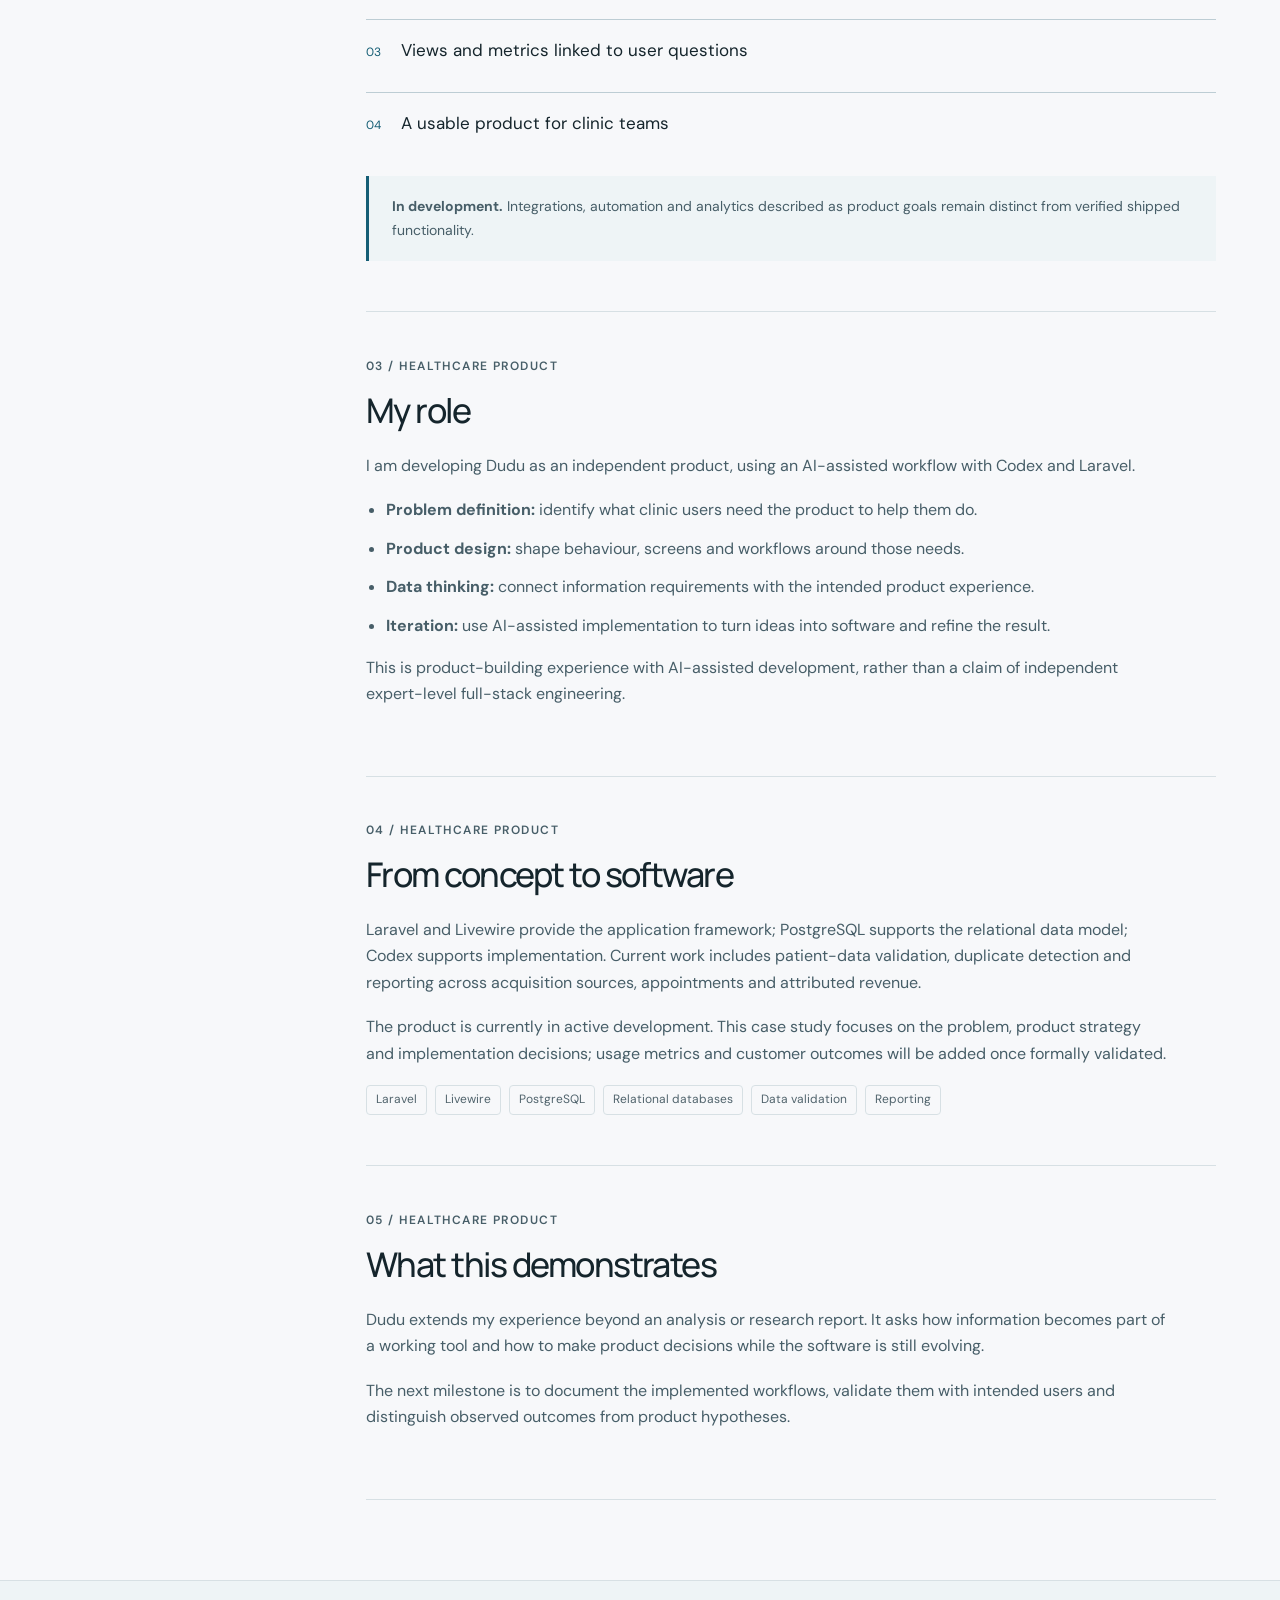
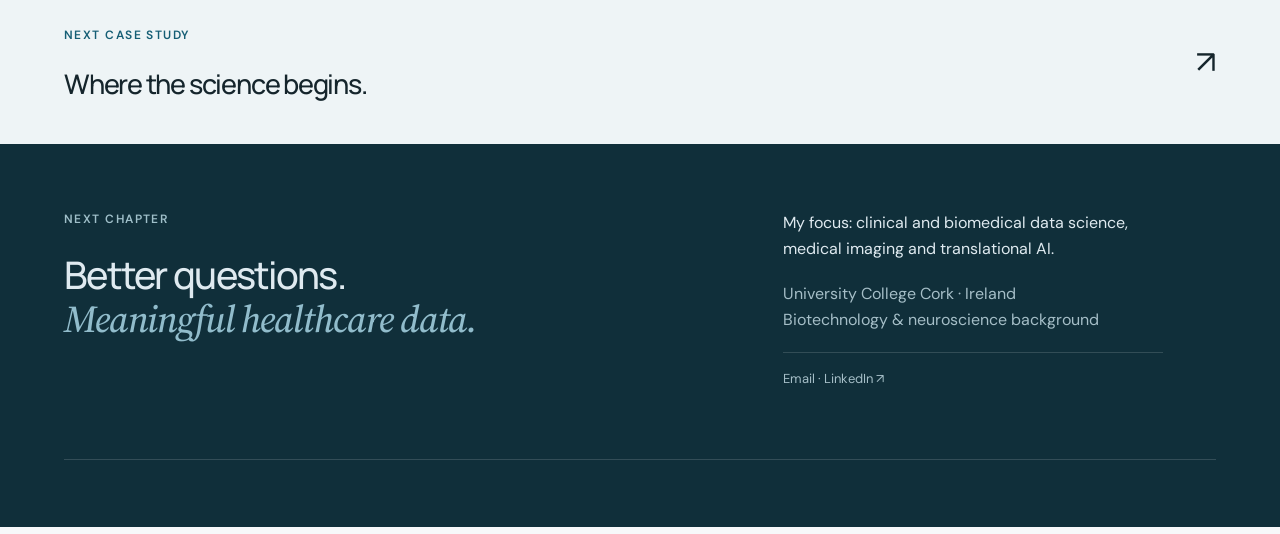
<file: work/dudu-growth/index.html>
<!doctype html><html lang="en"><head><meta charset="utf-8"><meta name="viewport" content="width=device-width,initial-scale=1"><title>Dudu Growth. Turning a problem into a product. — Estela Javaloyes</title><meta name="description" content="Estela Javaloyes. Clinical and biomedical data science, statistical modelling, machine learning, medical imaging and translational AI."><meta name="robots" content="index,follow"><link rel="icon" type="image/svg+xml" href="data:image/svg+xml,%3Csvg xmlns='http://www.w3.org/2000/svg' viewBox='0 0 68 64'%3E%3Ctext x='3' y='49' fill='%2315252c' stroke='%2315252c' stroke-width='.3' paint-order='stroke fill' font-family='Georgia' font-size='57'%3EE%3C/text%3E%3Ctext x='31' y='56' fill='%2374939a' stroke='%2374939a' stroke-width='.3' paint-order='stroke fill' font-family='Georgia' font-size='46'%3EJ%3C/text%3E%3C/svg%3E"><script>document.documentElement.classList.add('js')</script><link rel="stylesheet" href="/style.css"><script defer src="/main.js"></script></head><body><a class="skip" href="#main">Skip to content</a><header><a class="brand" href="/" aria-label="Estela Javaloyes — Home"><span class="monogram" aria-hidden="true"><span>E</span><span>J</span><i></i></span><span>ESTELA JAVALOYES<small>BIOMEDICAL · CLINICAL DATA · <b>AI</b></small></span></a><button class="menu-toggle" aria-expanded="false" aria-controls="nav">Menu <span>＋</span></button><nav id="nav" aria-label="Main navigation"><a href="/work/" aria-current="page">Work</a><a href="/about/" >About</a><a href="/experience/" >Experience</a><a class="nav-contact" href="#contact">Contact <span>↗</span></a></nav></header><main id="main"><section class="page-hero case-hero"><div class="dudu-hero-brand"><img class="dudu-hero-mark" src="/dudu-monogram.png" alt=""><img class="dudu-hero-wordmark" src="/dudu-wordmark-horizontal.png" alt="Dudu Growth"></div><div class="breadcrumb"><a href="/work/">Work</a> / HEALTHCARE PRODUCT</div><p class="eyebrow">HEALTHCARE PRODUCT</p><h1>Dudu Growth.<br><em>Turning a problem into a product.</em></h1><p class="lead">An early-stage multi-clinic management and analytics platform, developed through product design and AI-assisted implementation.</p></section><dl class="case-meta"><div><dt>Status</dt><dd>In development</dd></div><div><dt>Context</dt><dd>Independent product development</dd></div><div><dt>Focus</dt><dd>Healthcare workflows & analytics</dd></div><div><dt>Development</dt><dd>Laravel · Livewire · PostgreSQL</dd></div></dl><div class="case-overview"><ol class="pipeline"><li><small>01</small><span>Healthcare problem</span></li><li><small>02</small><span>Product behaviour</span></li><li><small>03</small><span>Data requirements</span></li><li><small>04</small><span>Iterative software</span></li></ol></div><div class="case-layout"><aside class="case-nav" aria-label="Case study sections"><p>IN THIS CASE STUDY</p><a href="#section-1">01 · The product question</a><a href="#section-2">02 · Product direction</a><a href="#section-3">03 · My role</a><a href="#section-4">04 · From concept to software</a><a href="#section-5">05 · What this demonstrates</a></aside><div class="case-content"><section class="case-section" id="section-1"><p class="eyebrow">01 / HEALTHCARE PRODUCT</p><h2>The product question</h2><p>How could private clinics connect operational information with the questions they need to answer about their business?</p><p>Dudu explores that question through a software product: defining the users, information, workflows and decisions that the system should support.</p><p>The ambition is to make fragmented operational data more useful. This is a product direction, not a claim of measured commercial impact.</p></section><section class="case-section" id="section-2"><p class="eyebrow">02 / HEALTHCARE PRODUCT</p><h2>Product direction</h2><p>The intended scope connects clinic operations with structured data and useful views for decision-making. The diagram below describes the concept; it does not certify that every integration or feature is already implemented.</p><ol class="pipeline"><li><small>01</small><span>Clinic information and operational workflows</span></li><li><small>02</small><span>A consistent data model</span></li><li><small>03</small><span>Views and metrics linked to user questions</span></li><li><small>04</small><span>A usable product for clinic teams</span></li></ol><div class="note"><p><strong>In development.</strong> Integrations, automation and analytics described as product goals remain distinct from verified shipped functionality.</p></div></section><section class="case-section" id="section-3"><p class="eyebrow">03 / HEALTHCARE PRODUCT</p><h2>My role</h2><p>I am developing Dudu as an independent product, using an AI-assisted workflow with Codex and Laravel.</p><ul><li><strong>Problem definition:</strong> identify what clinic users need the product to help them do.</li><li><strong>Product design:</strong> shape behaviour, screens and workflows around those needs.</li><li><strong>Data thinking:</strong> connect information requirements with the intended product experience.</li><li><strong>Iteration:</strong> use AI-assisted implementation to turn ideas into software and refine the result.</li></ul><p>This is product-building experience with AI-assisted development, rather than a claim of independent expert-level full-stack engineering.</p></section><section class="case-section" id="section-4"><p class="eyebrow">04 / HEALTHCARE PRODUCT</p><h2>From concept to software</h2><p>Laravel and Livewire provide the application framework; PostgreSQL supports the relational data model; Codex supports implementation. Current work includes patient-data validation, duplicate detection and reporting across acquisition sources, appointments and attributed revenue.</p><p>The product is currently in active development. This case study focuses on the problem, product strategy and implementation decisions; usage metrics and customer outcomes will be added once formally validated.</p><div class="tags"><span>Laravel</span><span>Livewire</span><span>PostgreSQL</span><span>Relational databases</span><span>Data validation</span><span>Reporting</span></div></section><section class="case-section" id="section-5"><p class="eyebrow">05 / HEALTHCARE PRODUCT</p><h2>What this demonstrates</h2><p>Dudu extends my experience beyond an analysis or research report. It asks how information becomes part of a working tool and how to make product decisions while the software is still evolving.</p><p>The next milestone is to document the implemented workflows, validate them with intended users and distinguish observed outcomes from product hypotheses.</p></section></div></div><a class="next-project" href="/work/neurobiology-research/"><div><p class="eyebrow">NEXT CASE STUDY</p><h3>Where the science begins.</h3></div><span>↗</span></a></main><footer id="contact"><div class="footer-top"><div><p class="eyebrow">NEXT CHAPTER</p><h2>Better questions.<br><em>Meaningful healthcare data.</em></h2></div><div class="footer-copy"><p>My focus: clinical and biomedical data science, medical imaging and translational AI.</p><p class="muted">University College Cork · Ireland<br>Biotechnology & neuroscience background</p><span class="contact-note"><a href="mailto:estelajavaloyes@gmail.com">Email</a> · <a href="https://www.linkedin.com/in/estela-javaloyes" target="_blank" rel="noopener noreferrer">LinkedIn ↗</a></span></div></div><div class="footer-bottom"><a href="/">Estela Javaloyes</a><span>© 2026 · Biomedical & Clinical Data Science + AI</span><a href="#main">Back to top ↑</a></div></footer></body></html>
</file>
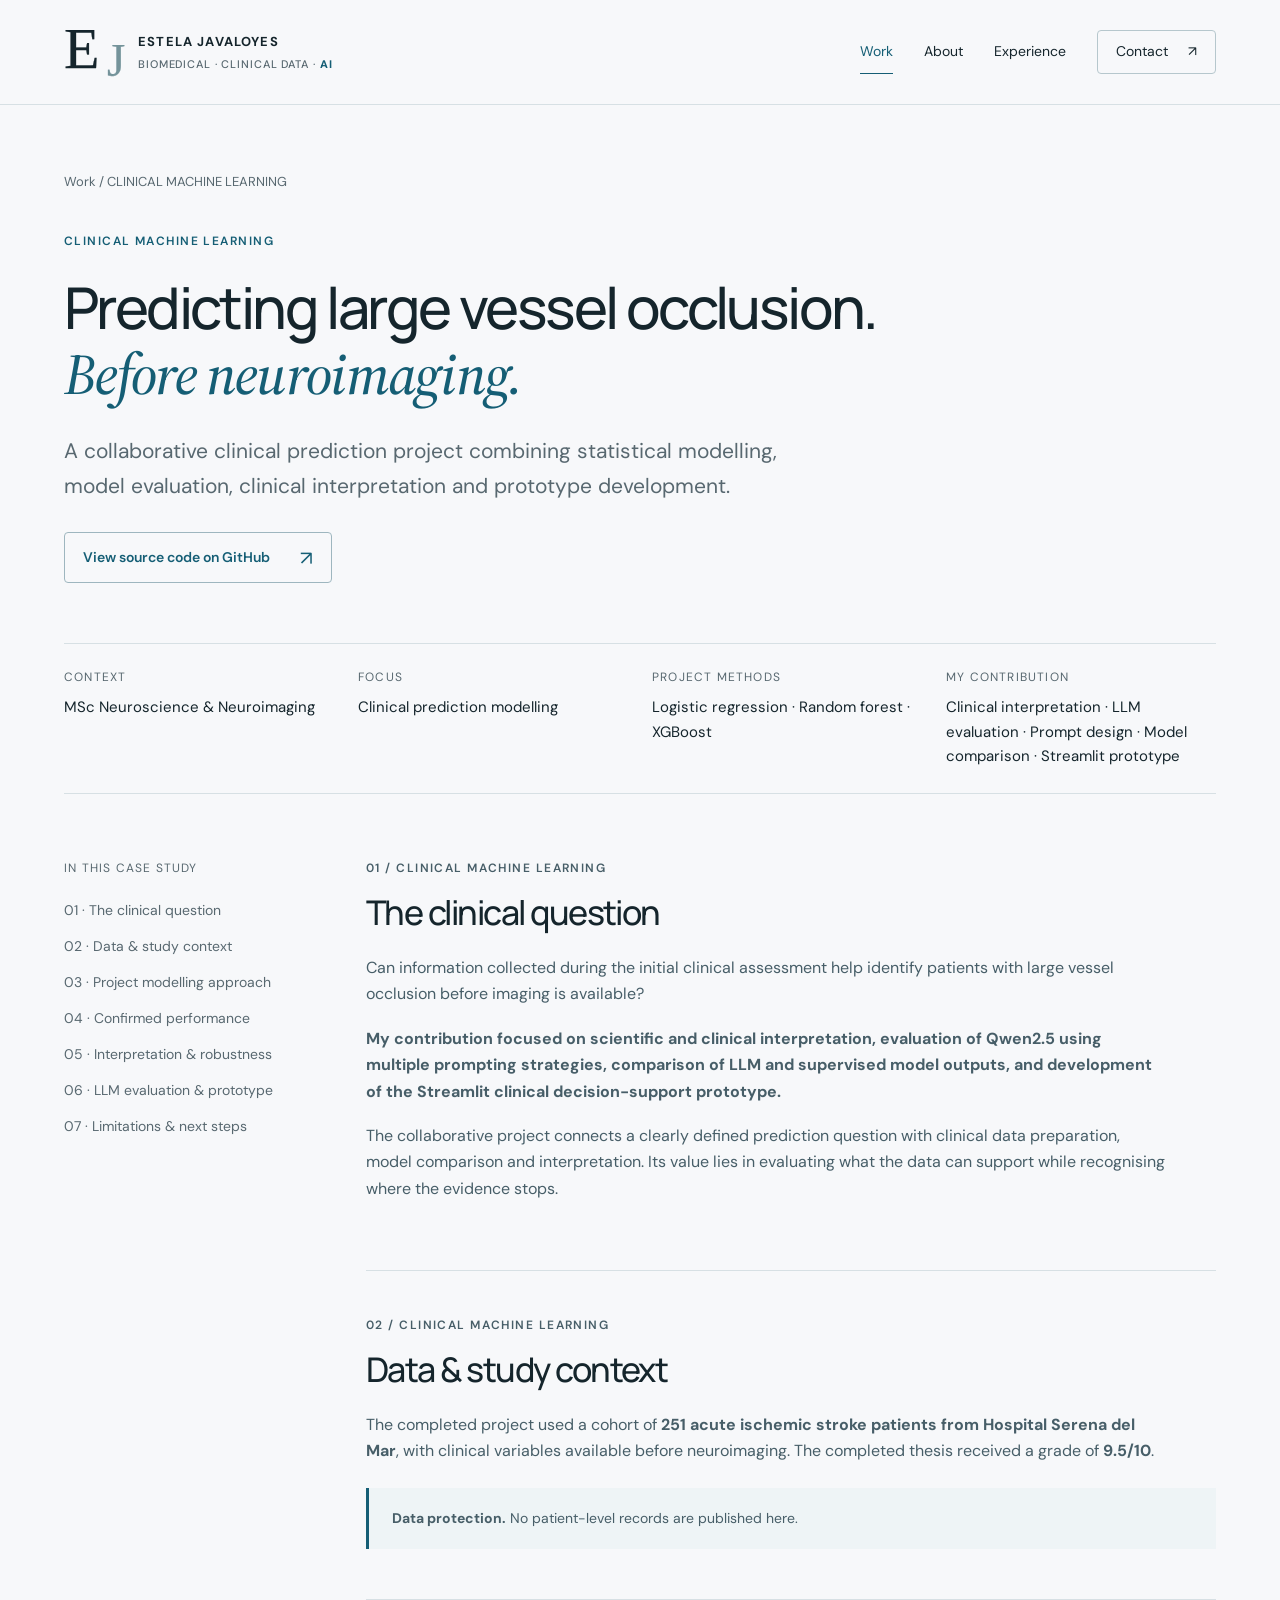
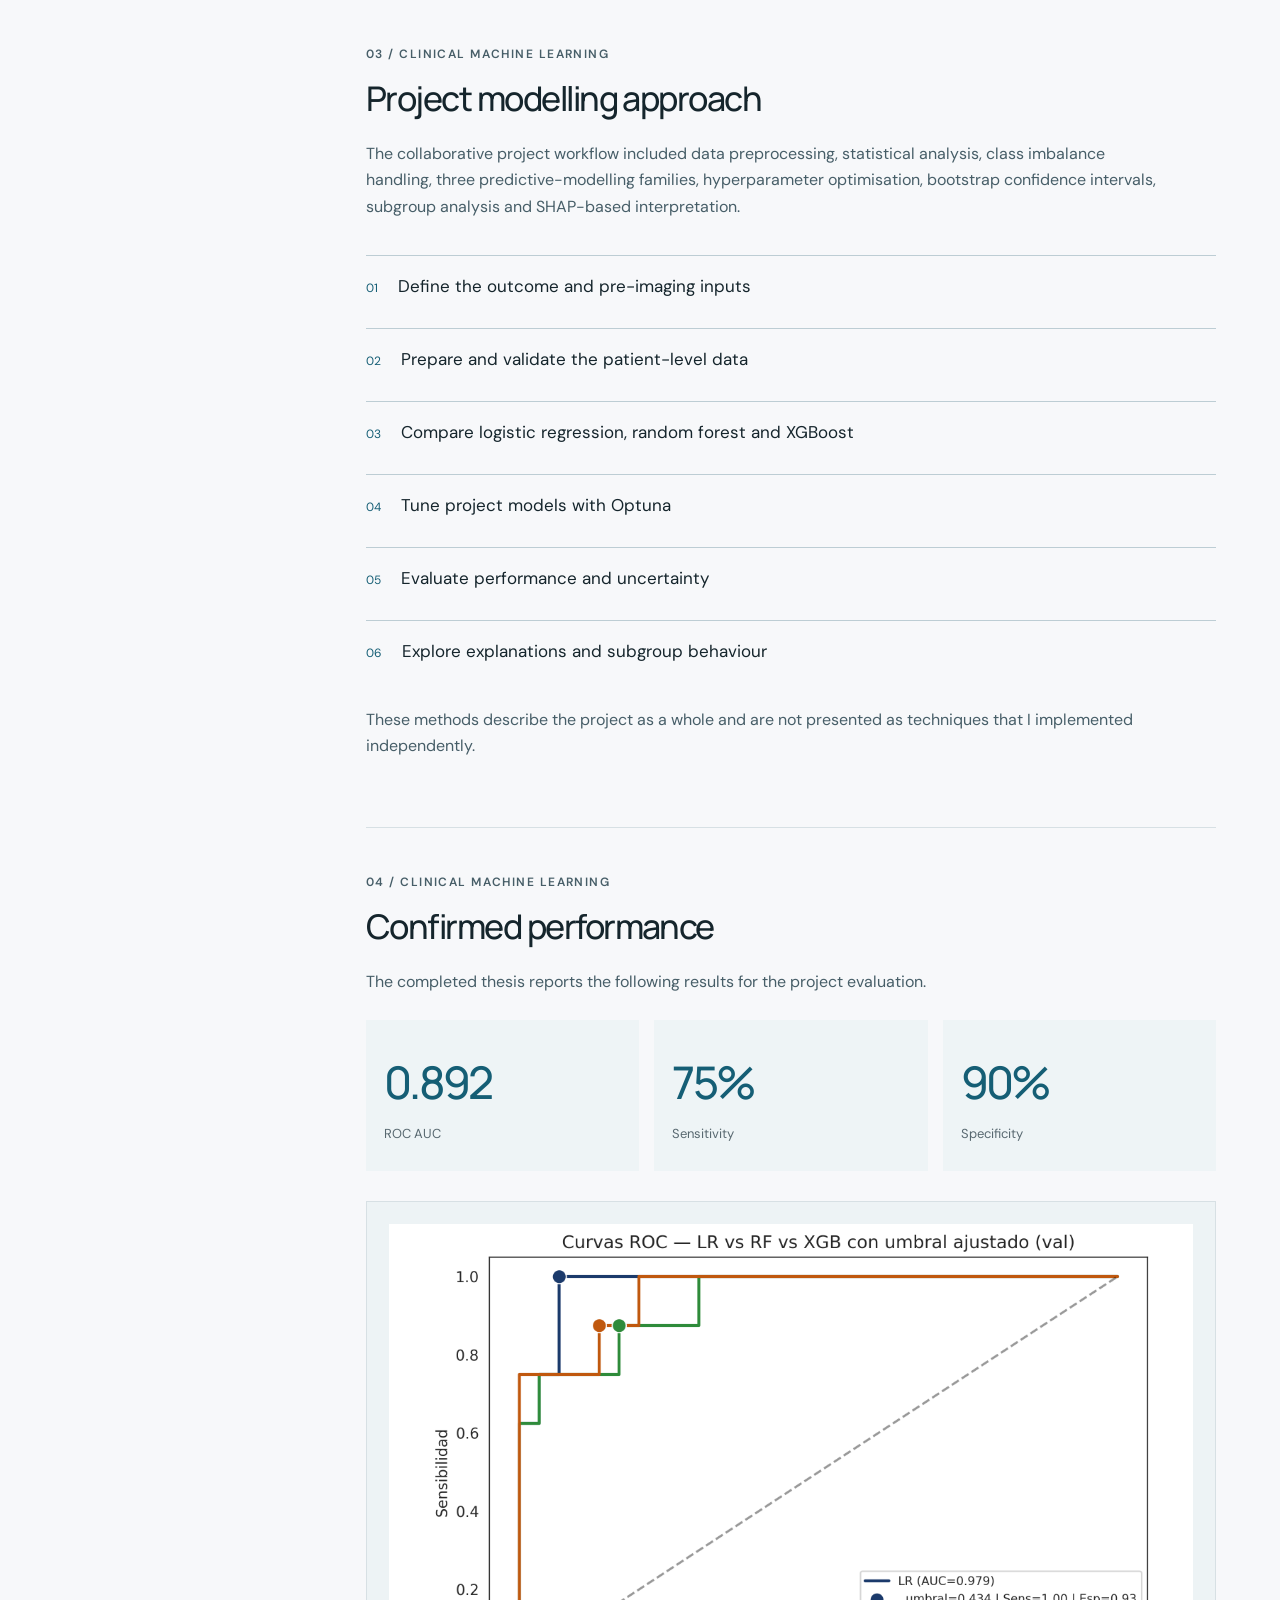
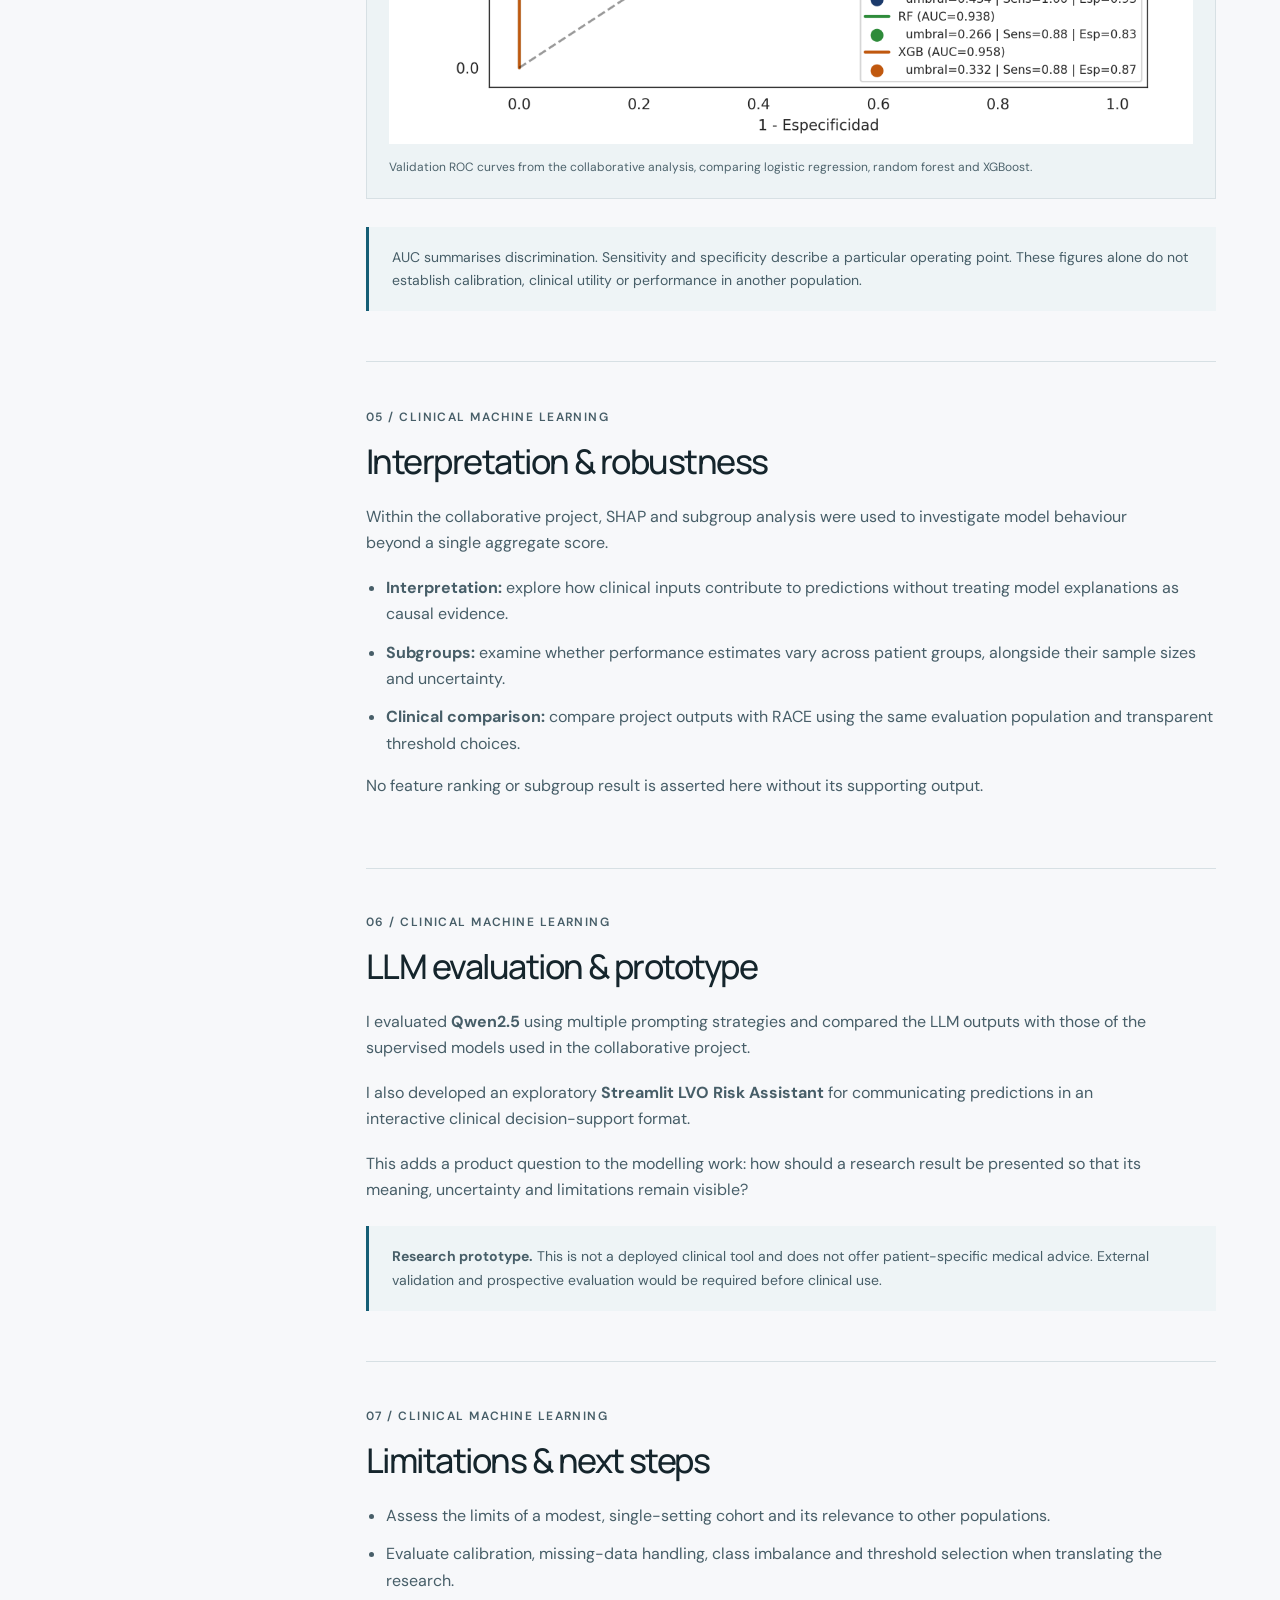
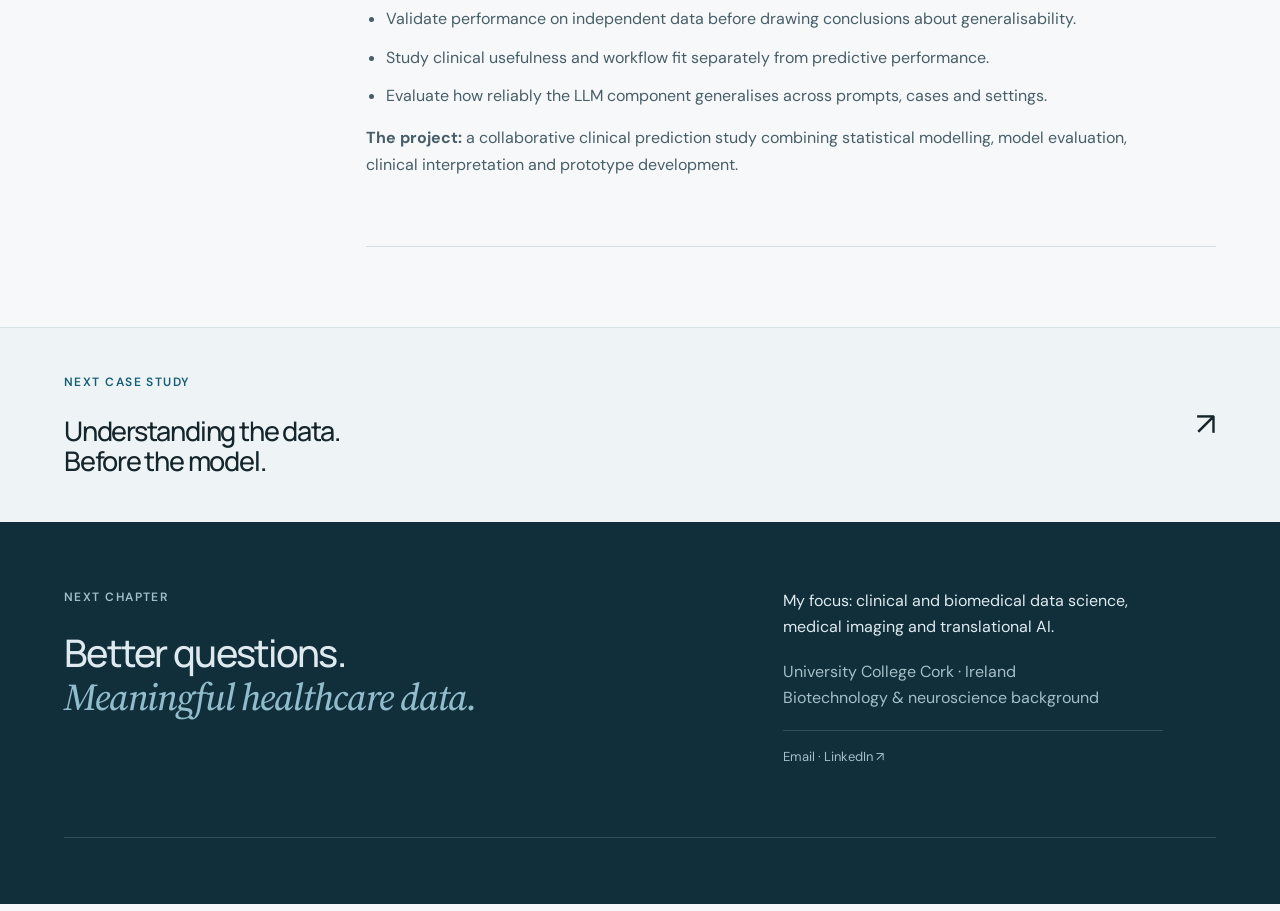
<file: work/lvo-clinical-prediction/index.html>
<!doctype html><html lang="en"><head><meta charset="utf-8"><meta name="viewport" content="width=device-width,initial-scale=1"><title>Predicting large vessel occlusion. Before neuroimaging. — Estela Javaloyes</title><meta name="description" content="Estela Javaloyes. Clinical and biomedical data science, statistical modelling, machine learning, medical imaging and translational AI."><meta name="robots" content="index,follow"><link rel="icon" type="image/svg+xml" href="data:image/svg+xml,%3Csvg xmlns='http://www.w3.org/2000/svg' viewBox='0 0 68 64'%3E%3Ctext x='3' y='49' fill='%2315252c' stroke='%2315252c' stroke-width='.3' paint-order='stroke fill' font-family='Georgia' font-size='57'%3EE%3C/text%3E%3Ctext x='31' y='56' fill='%2374939a' stroke='%2374939a' stroke-width='.3' paint-order='stroke fill' font-family='Georgia' font-size='46'%3EJ%3C/text%3E%3C/svg%3E"><script>document.documentElement.classList.add('js')</script><link rel="stylesheet" href="/style.css"><script defer src="/main.js"></script></head><body><a class="skip" href="#main">Skip to content</a><header><a class="brand" href="/" aria-label="Estela Javaloyes — Home"><span class="monogram" aria-hidden="true"><span>E</span><span>J</span><i></i></span><span>ESTELA JAVALOYES<small>BIOMEDICAL · CLINICAL DATA · <b>AI</b></small></span></a><button class="menu-toggle" aria-expanded="false" aria-controls="nav">Menu <span>＋</span></button><nav id="nav" aria-label="Main navigation"><a href="/work/" aria-current="page">Work</a><a href="/about/" >About</a><a href="/experience/" >Experience</a><a class="nav-contact" href="#contact">Contact <span>↗</span></a></nav></header><main id="main"><section class="page-hero case-hero"><div class="breadcrumb"><a href="/work/">Work</a> / CLINICAL MACHINE LEARNING</div><p class="eyebrow">CLINICAL MACHINE LEARNING</p><h1>Predicting large vessel occlusion.<br><em>Before neuroimaging.</em></h1><p class="lead">A collaborative clinical prediction project combining statistical modelling, model evaluation, clinical interpretation and prototype development.</p><a class="case-source-link" href="https://github.com/estelajavaloyes/lvo-prediction-clinical-ai" target="_blank" rel="noopener noreferrer"><span>View source code on GitHub</span><b aria-hidden="true">↗</b></a></section><dl class="case-meta"><div><dt>Context</dt><dd>MSc Neuroscience & Neuroimaging</dd></div><div><dt>Focus</dt><dd>Clinical prediction modelling</dd></div><div><dt>Project methods</dt><dd>Logistic regression · Random forest · XGBoost</dd></div><div><dt>My contribution</dt><dd>Clinical interpretation · LLM evaluation · Prompt design · Model comparison · Streamlit prototype</dd></div></dl><div class="case-layout"><aside class="case-nav" aria-label="Case study sections"><p>IN THIS CASE STUDY</p><a href="#section-1">01 · The clinical question</a><a href="#section-2">02 · Data & study context</a><a href="#section-3">03 · Project modelling approach</a><a href="#section-4">04 · Confirmed performance</a><a href="#section-5">05 · Interpretation & robustness</a><a href="#section-6">06 · LLM evaluation & prototype</a><a href="#section-7">07 · Limitations & next steps</a></aside><div class="case-content"><section class="case-section" id="section-1"><p class="eyebrow">01 / CLINICAL MACHINE LEARNING</p><h2>The clinical question</h2><p>Can information collected during the initial clinical assessment help identify patients with large vessel occlusion before imaging is available?</p><p><strong>My contribution focused on scientific and clinical interpretation, evaluation of Qwen2.5 using multiple prompting strategies, comparison of LLM and supervised model outputs, and development of the Streamlit clinical decision-support prototype.</strong></p><p>The collaborative project connects a clearly defined prediction question with clinical data preparation, model comparison and interpretation. Its value lies in evaluating what the data can support while recognising where the evidence stops.</p></section><section class="case-section" id="section-2"><p class="eyebrow">02 / CLINICAL MACHINE LEARNING</p><h2>Data & study context</h2><p>The completed project used a cohort of <strong>251 acute ischemic stroke patients from Hospital Serena del Mar</strong>, with clinical variables available before neuroimaging. The completed thesis received a grade of <strong>9.5/10</strong>.</p><div class="note"><p><strong>Data protection.</strong> No patient-level records are published here.</p></div></section><section class="case-section" id="section-3"><p class="eyebrow">03 / CLINICAL MACHINE LEARNING</p><h2>Project modelling approach</h2><p>The collaborative project workflow included data preprocessing, statistical analysis, class imbalance handling, three predictive-modelling families, hyperparameter optimisation, bootstrap confidence intervals, subgroup analysis and SHAP-based interpretation.</p><ol class="pipeline"><li><small>01</small><span>Define the outcome and pre-imaging inputs</span></li><li><small>02</small><span>Prepare and validate the patient-level data</span></li><li><small>03</small><span>Compare logistic regression, random forest and XGBoost</span></li><li><small>04</small><span>Tune project models with Optuna</span></li><li><small>05</small><span>Evaluate performance and uncertainty</span></li><li><small>06</small><span>Explore explanations and subgroup behaviour</span></li></ol><p style="margin-top:25px">These methods describe the project as a whole and are not presented as techniques that I implemented independently.</p></section><section class="case-section" id="section-4"><p class="eyebrow">04 / CLINICAL MACHINE LEARNING</p><h2>Confirmed performance</h2><p>The completed thesis reports the following results for the project evaluation.</p><div class="metric-grid"><div class="metric"><strong>0.892</strong><span>ROC AUC</span></div><div class="metric"><strong>75%</strong><span>Sensitivity</span></div><div class="metric"><strong>90%</strong><span>Specificity</span></div></div><figure class="project-figure light"><img src="/lvo-roc.png" alt="ROC validation curves comparing logistic regression, random forest and XGBoost" loading="lazy"><figcaption>Validation ROC curves from the collaborative analysis, comparing logistic regression, random forest and XGBoost.</figcaption></figure><div class="note"><p>AUC summarises discrimination. Sensitivity and specificity describe a particular operating point. These figures alone do not establish calibration, clinical utility or performance in another population.</p></div></section><section class="case-section" id="section-5"><p class="eyebrow">05 / CLINICAL MACHINE LEARNING</p><h2>Interpretation & robustness</h2><p>Within the collaborative project, SHAP and subgroup analysis were used to investigate model behaviour beyond a single aggregate score.</p><ul><li><strong>Interpretation:</strong> explore how clinical inputs contribute to predictions without treating model explanations as causal evidence.</li><li><strong>Subgroups:</strong> examine whether performance estimates vary across patient groups, alongside their sample sizes and uncertainty.</li><li><strong>Clinical comparison:</strong> compare project outputs with RACE using the same evaluation population and transparent threshold choices.</li></ul><p>No feature ranking or subgroup result is asserted here without its supporting output.</p></section><section class="case-section" id="section-6"><p class="eyebrow">06 / CLINICAL MACHINE LEARNING</p><h2>LLM evaluation & prototype</h2><p>I evaluated <strong>Qwen2.5</strong> using multiple prompting strategies and compared the LLM outputs with those of the supervised models used in the collaborative project.</p><p>I also developed an exploratory <strong>Streamlit LVO Risk Assistant</strong> for communicating predictions in an interactive clinical decision-support format.</p><p>This adds a product question to the modelling work: how should a research result be presented so that its meaning, uncertainty and limitations remain visible?</p><div class="note"><p><strong>Research prototype.</strong> This is not a deployed clinical tool and does not offer patient-specific medical advice. External validation and prospective evaluation would be required before clinical use.</p></div></section><section class="case-section" id="section-7"><p class="eyebrow">07 / CLINICAL MACHINE LEARNING</p><h2>Limitations & next steps</h2><ul><li>Assess the limits of a modest, single-setting cohort and its relevance to other populations.</li><li>Evaluate calibration, missing-data handling, class imbalance and threshold selection when translating the research.</li><li>Validate performance on independent data before drawing conclusions about generalisability.</li><li>Study clinical usefulness and workflow fit separately from predictive performance.</li><li>Evaluate how reliably the LLM component generalises across prompts, cases and settings.</li></ul><p><strong>The project:</strong> a collaborative clinical prediction study combining statistical modelling, model evaluation, clinical interpretation and prototype development.</p></section></div></div><a class="next-project" href="/work/pet-neuroimaging/"><div><p class="eyebrow">NEXT CASE STUDY</p><h3>Understanding the data.<br>Before the model.</h3></div><span>↗</span></a></main><footer id="contact"><div class="footer-top"><div><p class="eyebrow">NEXT CHAPTER</p><h2>Better questions.<br><em>Meaningful healthcare data.</em></h2></div><div class="footer-copy"><p>My focus: clinical and biomedical data science, medical imaging and translational AI.</p><p class="muted">University College Cork · Ireland<br>Biotechnology & neuroscience background</p><span class="contact-note"><a href="mailto:estelajavaloyes@gmail.com">Email</a> · <a href="https://www.linkedin.com/in/estela-javaloyes" target="_blank" rel="noopener noreferrer">LinkedIn ↗</a></span></div></div><div class="footer-bottom"><a href="/">Estela Javaloyes</a><span>© 2026 · Biomedical & Clinical Data Science + AI</span><a href="#main">Back to top ↑</a></div></footer></body></html>
</file>
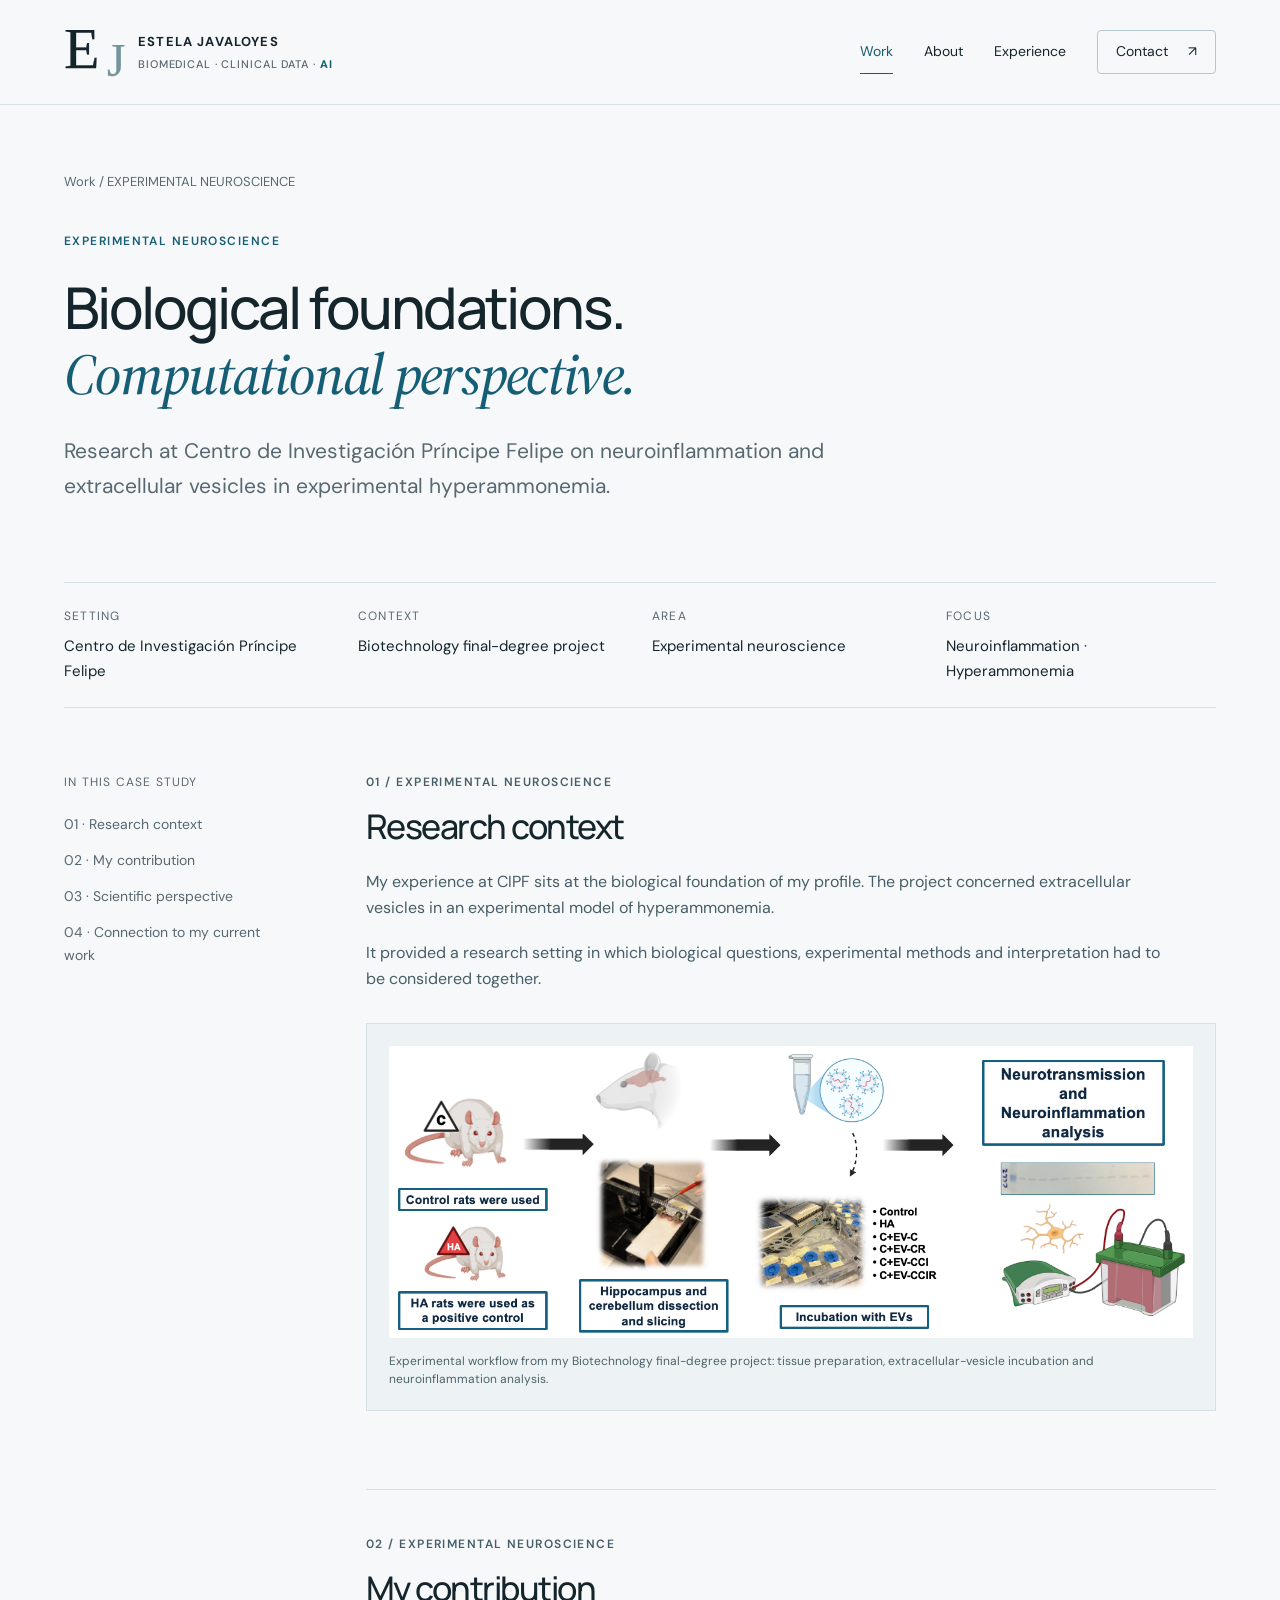
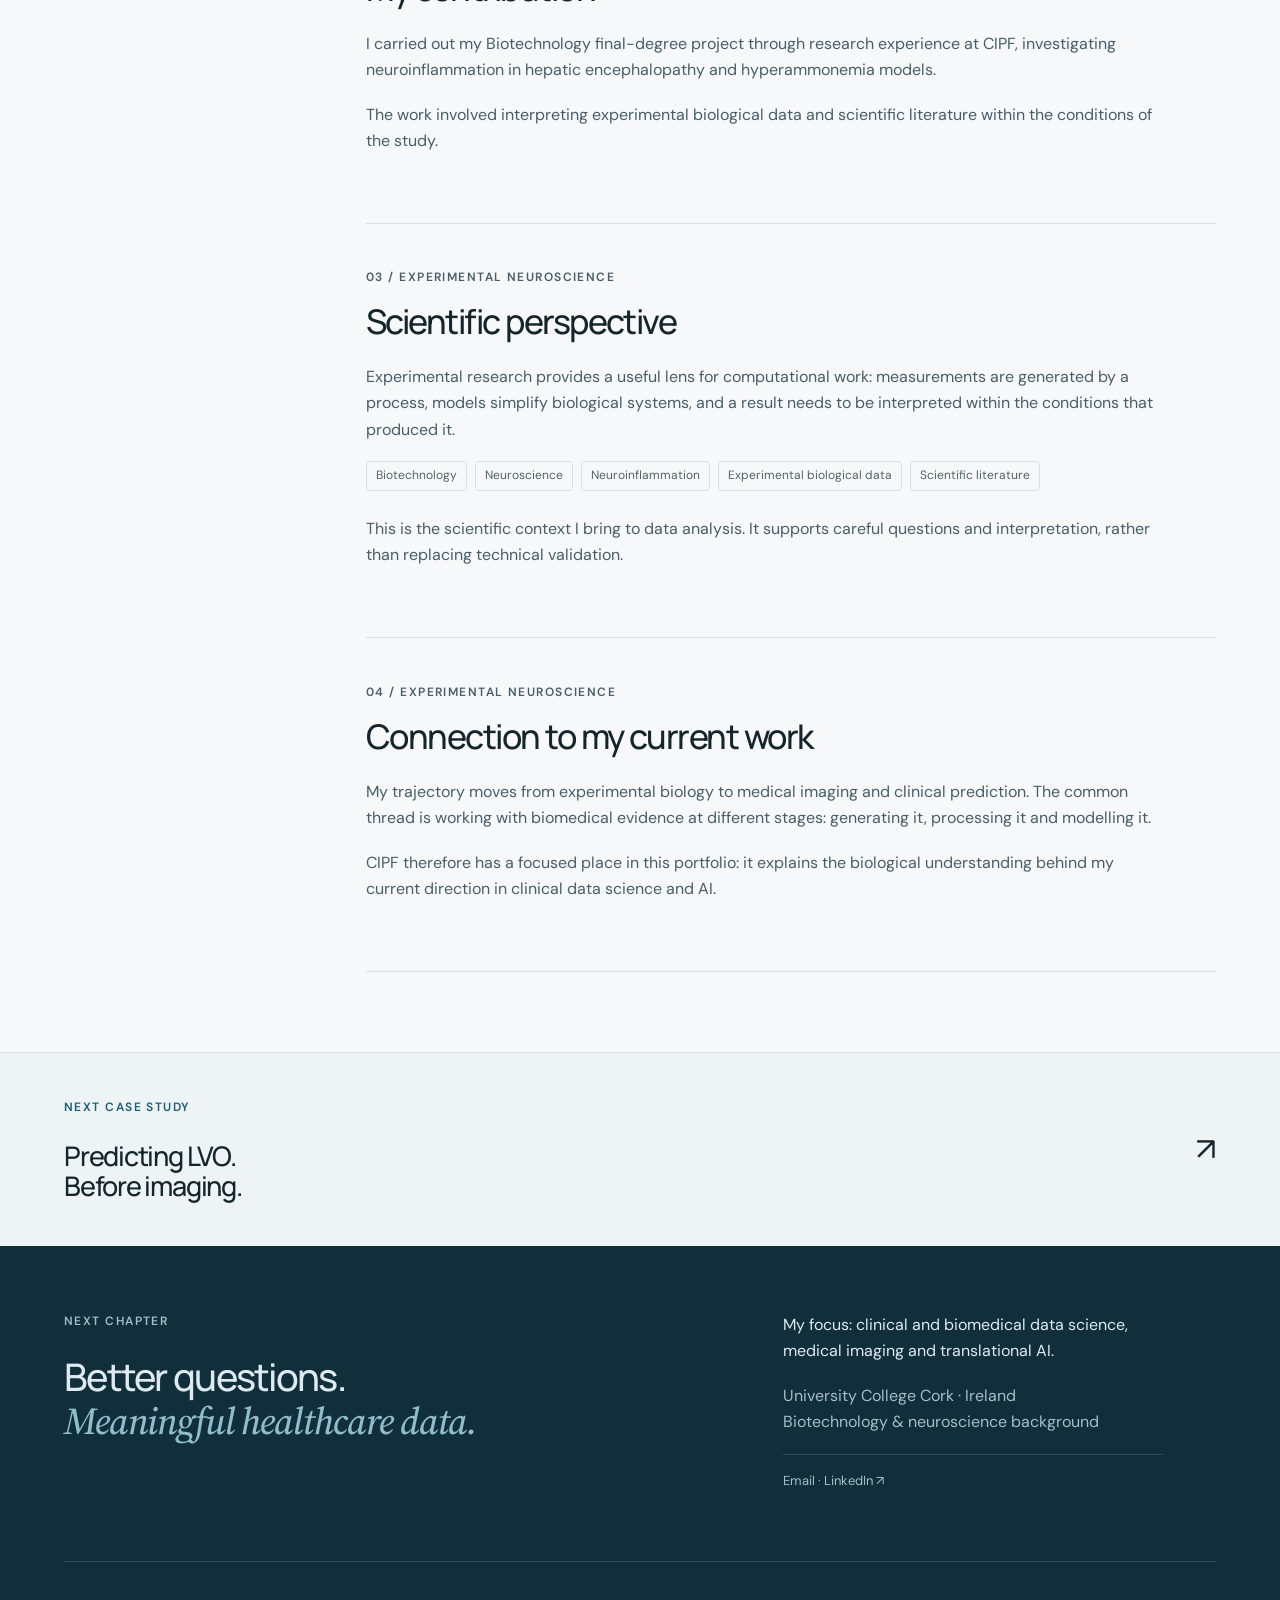
<file: work/neurobiology-research/index.html>
<!doctype html><html lang="en"><head><meta charset="utf-8"><meta name="viewport" content="width=device-width,initial-scale=1"><title>Biological foundations. Computational perspective. — Estela Javaloyes</title><meta name="description" content="Estela Javaloyes. Clinical and biomedical data science, statistical modelling, machine learning, medical imaging and translational AI."><meta name="robots" content="index,follow"><link rel="icon" type="image/svg+xml" href="data:image/svg+xml,%3Csvg xmlns='http://www.w3.org/2000/svg' viewBox='0 0 68 64'%3E%3Ctext x='3' y='49' fill='%2315252c' stroke='%2315252c' stroke-width='.3' paint-order='stroke fill' font-family='Georgia' font-size='57'%3EE%3C/text%3E%3Ctext x='31' y='56' fill='%2374939a' stroke='%2374939a' stroke-width='.3' paint-order='stroke fill' font-family='Georgia' font-size='46'%3EJ%3C/text%3E%3C/svg%3E"><script>document.documentElement.classList.add('js')</script><link rel="stylesheet" href="/style.css"><script defer src="/main.js"></script></head><body><a class="skip" href="#main">Skip to content</a><header><a class="brand" href="/" aria-label="Estela Javaloyes — Home"><span class="monogram" aria-hidden="true"><span>E</span><span>J</span><i></i></span><span>ESTELA JAVALOYES<small>BIOMEDICAL · CLINICAL DATA · <b>AI</b></small></span></a><button class="menu-toggle" aria-expanded="false" aria-controls="nav">Menu <span>＋</span></button><nav id="nav" aria-label="Main navigation"><a href="/work/" aria-current="page">Work</a><a href="/about/" >About</a><a href="/experience/" >Experience</a><a class="nav-contact" href="#contact">Contact <span>↗</span></a></nav></header><main id="main"><section class="page-hero case-hero"><div class="breadcrumb"><a href="/work/">Work</a> / EXPERIMENTAL NEUROSCIENCE</div><p class="eyebrow">EXPERIMENTAL NEUROSCIENCE</p><h1>Biological foundations.<br><em>Computational perspective.</em></h1><p class="lead">Research at Centro de Investigación Príncipe Felipe on neuroinflammation and extracellular vesicles in experimental hyperammonemia.</p></section><dl class="case-meta"><div><dt>Setting</dt><dd>Centro de Investigación Príncipe Felipe</dd></div><div><dt>Context</dt><dd>Biotechnology final-degree project</dd></div><div><dt>Area</dt><dd>Experimental neuroscience</dd></div><div><dt>Focus</dt><dd>Neuroinflammation · Hyperammonemia</dd></div></dl><div class="case-layout"><aside class="case-nav" aria-label="Case study sections"><p>IN THIS CASE STUDY</p><a href="#section-1">01 · Research context</a><a href="#section-2">02 · My contribution</a><a href="#section-3">03 · Scientific perspective</a><a href="#section-4">04 · Connection to my current work</a></aside><div class="case-content"><section class="case-section" id="section-1"><p class="eyebrow">01 / EXPERIMENTAL NEUROSCIENCE</p><h2>Research context</h2><p>My experience at CIPF sits at the biological foundation of my profile. The project concerned extracellular vesicles in an experimental model of hyperammonemia.</p><p>It provided a research setting in which biological questions, experimental methods and interpretation had to be considered together.</p><figure class="project-figure light"><img src="/cipf-workflow.png" alt="Experimental workflow showing brain tissue preparation, extracellular vesicle incubation and neuroinflammation analysis" loading="lazy"><figcaption>Experimental workflow from my Biotechnology final-degree project: tissue preparation, extracellular-vesicle incubation and neuroinflammation analysis.</figcaption></figure></section><section class="case-section" id="section-2"><p class="eyebrow">02 / EXPERIMENTAL NEUROSCIENCE</p><h2>My contribution</h2><p>I carried out my Biotechnology final-degree project through research experience at CIPF, investigating neuroinflammation in hepatic encephalopathy and hyperammonemia models.</p><p>The work involved interpreting experimental biological data and scientific literature within the conditions of the study.</p></section><section class="case-section" id="section-3"><p class="eyebrow">03 / EXPERIMENTAL NEUROSCIENCE</p><h2>Scientific perspective</h2><p>Experimental research provides a useful lens for computational work: measurements are generated by a process, models simplify biological systems, and a result needs to be interpreted within the conditions that produced it.</p><div class="tags"><span>Biotechnology</span><span>Neuroscience</span><span>Neuroinflammation</span><span>Experimental biological data</span><span>Scientific literature</span></div><p style="margin-top:25px">This is the scientific context I bring to data analysis. It supports careful questions and interpretation, rather than replacing technical validation.</p></section><section class="case-section" id="section-4"><p class="eyebrow">04 / EXPERIMENTAL NEUROSCIENCE</p><h2>Connection to my current work</h2><p>My trajectory moves from experimental biology to medical imaging and clinical prediction. The common thread is working with biomedical evidence at different stages: generating it, processing it and modelling it.</p><p>CIPF therefore has a focused place in this portfolio: it explains the biological understanding behind my current direction in clinical data science and AI.</p></section></div></div><a class="next-project" href="/work/lvo-clinical-prediction/"><div><p class="eyebrow">NEXT CASE STUDY</p><h3>Predicting LVO.<br>Before imaging.</h3></div><span>↗</span></a></main><footer id="contact"><div class="footer-top"><div><p class="eyebrow">NEXT CHAPTER</p><h2>Better questions.<br><em>Meaningful healthcare data.</em></h2></div><div class="footer-copy"><p>My focus: clinical and biomedical data science, medical imaging and translational AI.</p><p class="muted">University College Cork · Ireland<br>Biotechnology & neuroscience background</p><span class="contact-note"><a href="mailto:estelajavaloyes@gmail.com">Email</a> · <a href="https://www.linkedin.com/in/estela-javaloyes" target="_blank" rel="noopener noreferrer">LinkedIn ↗</a></span></div></div><div class="footer-bottom"><a href="/">Estela Javaloyes</a><span>© 2026 · Biomedical & Clinical Data Science + AI</span><a href="#main">Back to top ↑</a></div></footer></body></html>
</file>
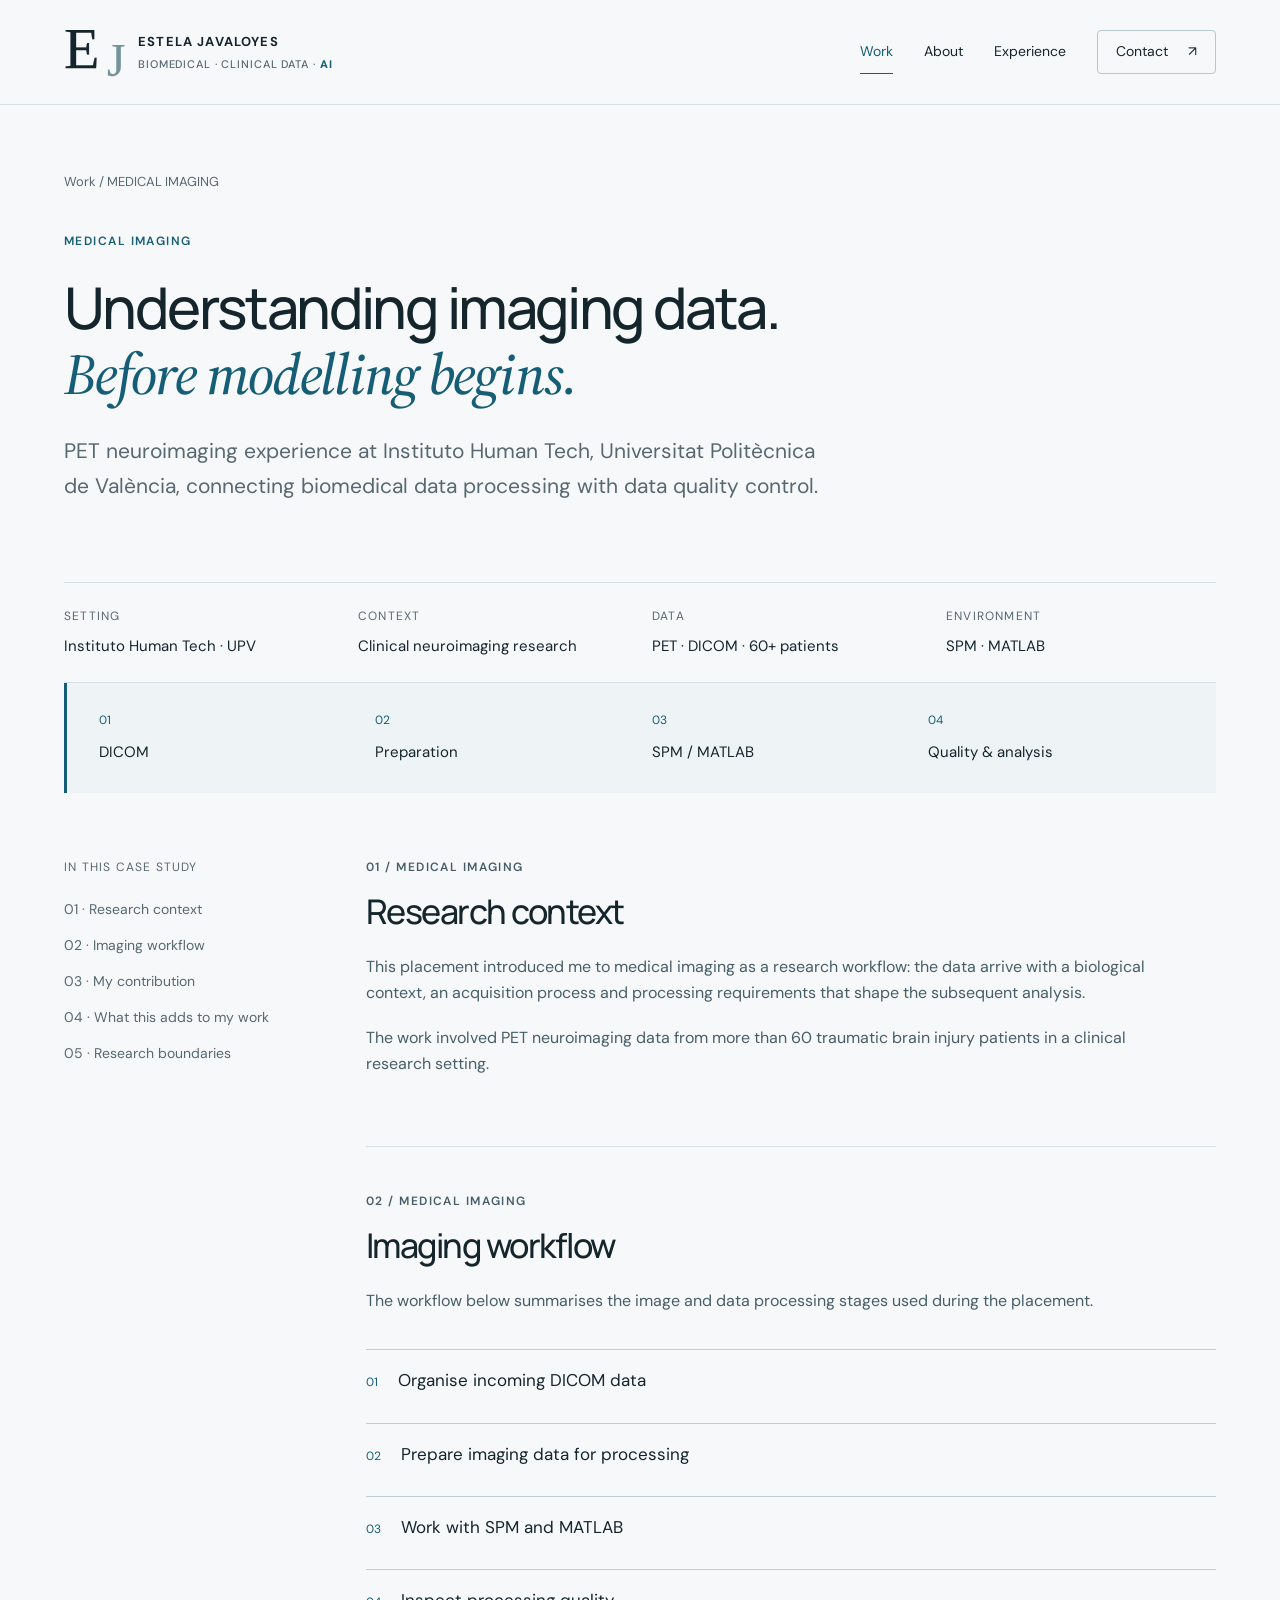
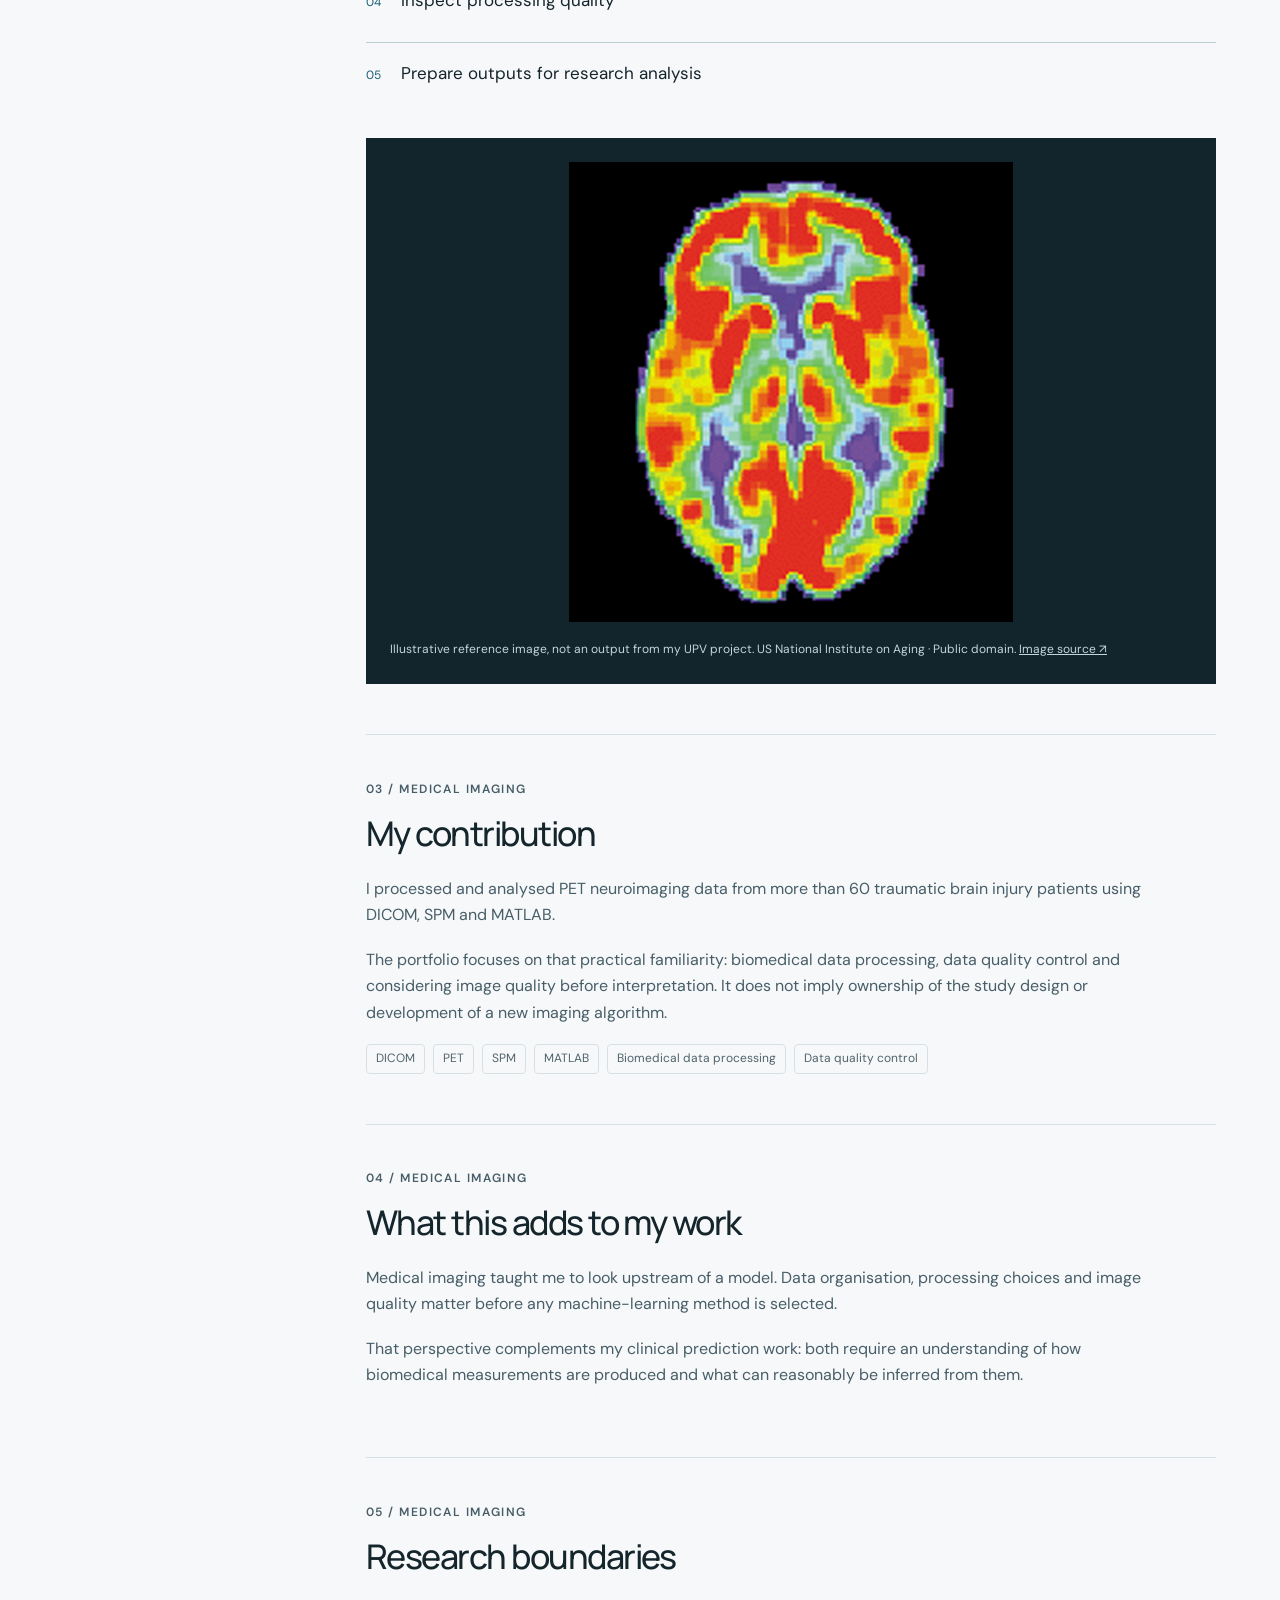
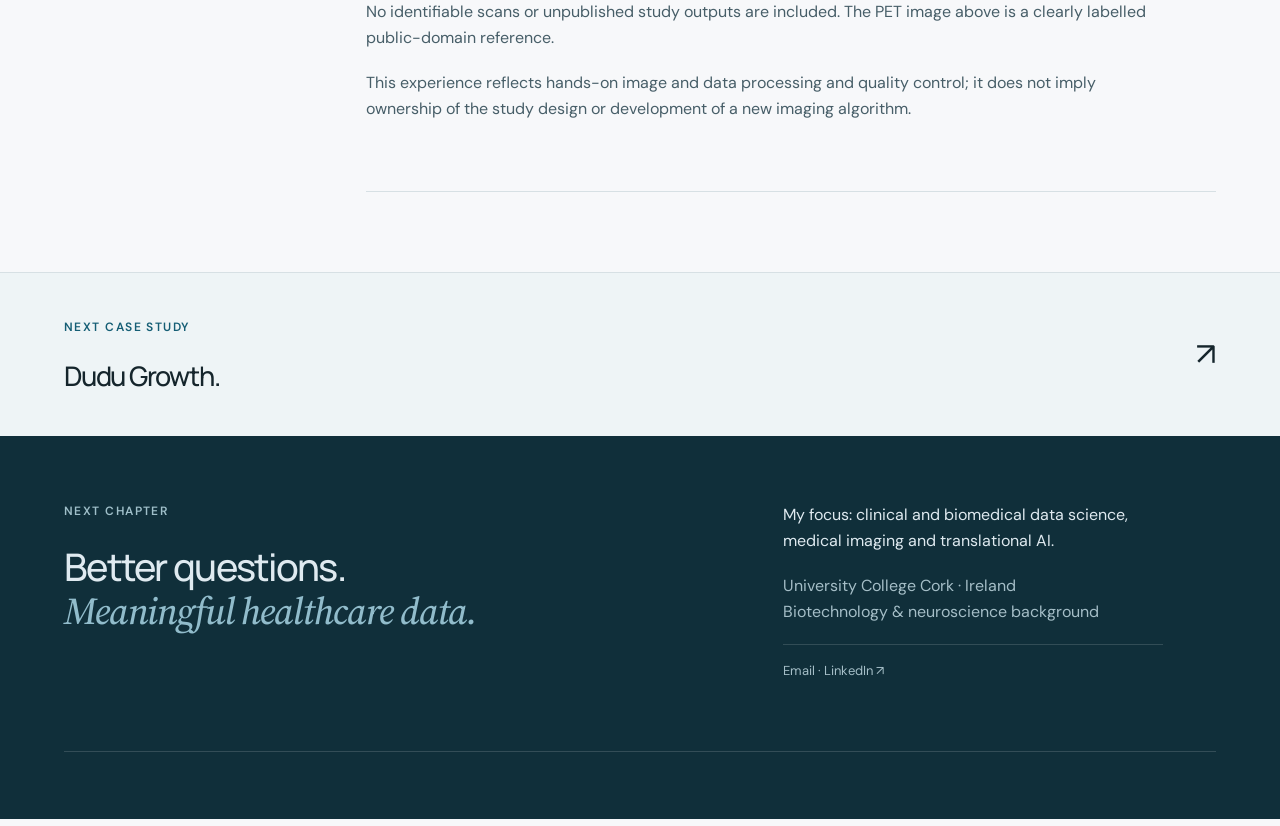
<file: work/pet-neuroimaging/index.html>
<!doctype html><html lang="en"><head><meta charset="utf-8"><meta name="viewport" content="width=device-width,initial-scale=1"><title>Understanding imaging data. Before modelling begins. — Estela Javaloyes</title><meta name="description" content="Estela Javaloyes. Clinical and biomedical data science, statistical modelling, machine learning, medical imaging and translational AI."><meta name="robots" content="index,follow"><link rel="icon" type="image/svg+xml" href="data:image/svg+xml,%3Csvg xmlns='http://www.w3.org/2000/svg' viewBox='0 0 68 64'%3E%3Ctext x='3' y='49' fill='%2315252c' stroke='%2315252c' stroke-width='.3' paint-order='stroke fill' font-family='Georgia' font-size='57'%3EE%3C/text%3E%3Ctext x='31' y='56' fill='%2374939a' stroke='%2374939a' stroke-width='.3' paint-order='stroke fill' font-family='Georgia' font-size='46'%3EJ%3C/text%3E%3C/svg%3E"><script>document.documentElement.classList.add('js')</script><link rel="stylesheet" href="/style.css"><script defer src="/main.js"></script></head><body><a class="skip" href="#main">Skip to content</a><header><a class="brand" href="/" aria-label="Estela Javaloyes — Home"><span class="monogram" aria-hidden="true"><span>E</span><span>J</span><i></i></span><span>ESTELA JAVALOYES<small>BIOMEDICAL · CLINICAL DATA · <b>AI</b></small></span></a><button class="menu-toggle" aria-expanded="false" aria-controls="nav">Menu <span>＋</span></button><nav id="nav" aria-label="Main navigation"><a href="/work/" aria-current="page">Work</a><a href="/about/" >About</a><a href="/experience/" >Experience</a><a class="nav-contact" href="#contact">Contact <span>↗</span></a></nav></header><main id="main"><section class="page-hero case-hero"><div class="breadcrumb"><a href="/work/">Work</a> / MEDICAL IMAGING</div><p class="eyebrow">MEDICAL IMAGING</p><h1>Understanding imaging data.<br><em>Before modelling begins.</em></h1><p class="lead">PET neuroimaging experience at Instituto Human Tech, Universitat Politècnica de València, connecting biomedical data processing with data quality control.</p></section><dl class="case-meta"><div><dt>Setting</dt><dd>Instituto Human Tech · UPV</dd></div><div><dt>Context</dt><dd>Clinical neuroimaging research</dd></div><div><dt>Data</dt><dd>PET · DICOM · 60+ patients</dd></div><div><dt>Environment</dt><dd>SPM · MATLAB</dd></div></dl><div class="case-overview"><ol class="pipeline"><li><small>01</small><span>DICOM</span></li><li><small>02</small><span>Preparation</span></li><li><small>03</small><span>SPM / MATLAB</span></li><li><small>04</small><span>Quality & analysis</span></li></ol></div><div class="case-layout"><aside class="case-nav" aria-label="Case study sections"><p>IN THIS CASE STUDY</p><a href="#section-1">01 · Research context</a><a href="#section-2">02 · Imaging workflow</a><a href="#section-3">03 · My contribution</a><a href="#section-4">04 · What this adds to my work</a><a href="#section-5">05 · Research boundaries</a></aside><div class="case-content"><section class="case-section" id="section-1"><p class="eyebrow">01 / MEDICAL IMAGING</p><h2>Research context</h2><p>This placement introduced me to medical imaging as a research workflow: the data arrive with a biological context, an acquisition process and processing requirements that shape the subsequent analysis.</p><p>The work involved PET neuroimaging data from more than 60 traumatic brain injury patients in a clinical research setting.</p></section><section class="case-section" id="section-2"><p class="eyebrow">02 / MEDICAL IMAGING</p><h2>Imaging workflow</h2><p>The workflow below summarises the image and data processing stages used during the placement.</p><ol class="pipeline"><li><small>01</small><span>Organise incoming DICOM data</span></li><li><small>02</small><span>Prepare imaging data for processing</span></li><li><small>03</small><span>Work with SPM and MATLAB</span></li><li><small>04</small><span>Inspect processing quality</span></li><li><small>05</small><span>Prepare outputs for research analysis</span></li></ol><figure class="research-image"><img src="/brain-reference.jpg" alt="Illustrative axial PET image of a normal brain, with coloured uptake patterns on a black background" loading="lazy"><figcaption>Illustrative reference image, not an output from my UPV project. US National Institute on Aging · Public domain. <a href="https://commons.wikimedia.org/wiki/File:PET_Normal_brain.jpg" target="_blank" rel="noopener noreferrer">Image source ↗</a></figcaption></figure></section><section class="case-section" id="section-3"><p class="eyebrow">03 / MEDICAL IMAGING</p><h2>My contribution</h2><p>I processed and analysed PET neuroimaging data from more than 60 traumatic brain injury patients using DICOM, SPM and MATLAB.</p><p>The portfolio focuses on that practical familiarity: biomedical data processing, data quality control and considering image quality before interpretation. It does not imply ownership of the study design or development of a new imaging algorithm.</p><div class="tags"><span>DICOM</span><span>PET</span><span>SPM</span><span>MATLAB</span><span>Biomedical data processing</span><span>Data quality control</span></div></section><section class="case-section" id="section-4"><p class="eyebrow">04 / MEDICAL IMAGING</p><h2>What this adds to my work</h2><p>Medical imaging taught me to look upstream of a model. Data organisation, processing choices and image quality matter before any machine-learning method is selected.</p><p>That perspective complements my clinical prediction work: both require an understanding of how biomedical measurements are produced and what can reasonably be inferred from them.</p></section><section class="case-section" id="section-5"><p class="eyebrow">05 / MEDICAL IMAGING</p><h2>Research boundaries</h2><p>No identifiable scans or unpublished study outputs are included. The PET image above is a clearly labelled public-domain reference.</p><p>This experience reflects hands-on image and data processing and quality control; it does not imply ownership of the study design or development of a new imaging algorithm.</p></section></div></div><a class="next-project" href="/work/dudu-growth/"><div><p class="eyebrow">NEXT CASE STUDY</p><h3>Dudu Growth.</h3></div><span>↗</span></a></main><footer id="contact"><div class="footer-top"><div><p class="eyebrow">NEXT CHAPTER</p><h2>Better questions.<br><em>Meaningful healthcare data.</em></h2></div><div class="footer-copy"><p>My focus: clinical and biomedical data science, medical imaging and translational AI.</p><p class="muted">University College Cork · Ireland<br>Biotechnology & neuroscience background</p><span class="contact-note"><a href="mailto:estelajavaloyes@gmail.com">Email</a> · <a href="https://www.linkedin.com/in/estela-javaloyes" target="_blank" rel="noopener noreferrer">LinkedIn ↗</a></span></div></div><div class="footer-bottom"><a href="/">Estela Javaloyes</a><span>© 2026 · Biomedical & Clinical Data Science + AI</span><a href="#main">Back to top ↑</a></div></footer></body></html>
</file>
<file: style.css>
@import url('https://fonts.googleapis.com/css2?family=Cormorant+Garamond:wght@500;600&family=DM+Sans:wght@400;450;500;550;600;650;700&family=Manrope:wght@400;500;600;650;700;750;800&family=Source+Serif+4:ital,wght@1,500;1,600&display=swap');
:root{--paper:#f7f8fa;--ink:#15252c;--teal:#155e75;--muted:#586870;--line:#d7e0e4;--pale:#eef4f6;--indigo:#4f46e5}*{box-sizing:border-box}html{scroll-behavior:smooth;scroll-padding-top:100px}body{margin:0;background:var(--paper);color:var(--ink);font-family:'DM Sans',Arial,sans-serif;font-size:16px;line-height:1.65}a{color:inherit;text-decoration:none}button{font:inherit}a:focus-visible,button:focus-visible,summary:focus-visible{outline:3px solid var(--indigo);outline-offset:5px}::selection{background:#c8e6ee}header{height:105px;max-width:1440px;margin:auto;padding:0 5%;display:flex;align-items:center;justify-content:space-between;gap:24px;border-bottom:1px solid var(--line)}.brand{display:flex;gap:18px;align-items:center;font-weight:700;font-size:13px;letter-spacing:.09em}.brand small{display:block;font-size:12px;letter-spacing:.06em;color:var(--muted);font-weight:500;margin-top:3px}.monogram{font-family:Manrope,sans-serif;font-size:42px;letter-spacing:-4px;line-height:1;font-weight:500}.monogram span{color:var(--teal)}nav{display:flex;align-items:center;gap:31px;font-size:14px}nav a{padding:10px 0}nav a[aria-current]{color:var(--teal);border-bottom:1px solid var(--teal)}.nav-contact{border:1px solid #b6c7cd;padding:9px 18px;border-radius:4px}.nav-contact span{margin-left:16px}.menu-toggle{display:none}.skip{position:absolute;top:-100px;padding:12px;background:white;z-index:10}.skip:focus{top:0}main{max-width:1440px;margin:auto}h1,h2,h3{font-family:Manrope,Arial,sans-serif;line-height:1.12;letter-spacing:-.045em;margin:0;font-weight:500}h1{font-size:clamp(48px,5.2vw,76px)}h2{font-size:clamp(35px,3.5vw,50px)}h3{font-size:30px}em{font-style:normal;color:var(--teal)}p{margin:0 0 18px}.eyebrow,.micro{font-size:12px;letter-spacing:.12em;line-height:1.5;font-weight:600}.eyebrow{color:var(--teal);margin-bottom:25px}.hero{display:grid;grid-template-columns:1.4fr 1fr;gap:6%;padding:82px 5% 78px;align-items:center}.hero h1{margin-bottom:28px}.hero h1 em{display:block}.hero-desc{font-size:22px;line-height:1.5;letter-spacing:-.02em}.hero-bio{font-size:16px;max-width:510px;color:var(--muted);margin:24px 0 28px}.button{display:inline-flex;align-items:center;gap:50px;padding:15px 22px;background:var(--teal);color:white;border-radius:4px;font-size:14px}.button:hover{background:#104c5f}.research-panel{background:#123e4c;color:#e7f1f5;padding:28px 30px 0;position:relative;border-radius:5px;box-shadow:18px 18px 0 #e3edf0}.panel-top,.panel-bottom,.visual-bottom{display:flex;justify-content:space-between;font-size:12px;letter-spacing:.12em}.panel-top{padding-bottom:24px;border-bottom:1px solid #ffffff30}.panel-title{font-family:Manrope,sans-serif;font-size:32px;line-height:1.25;letter-spacing:-.035em;margin-top:27px}.panel-title em{color:#98d5df}.vertical-flow{margin:26px 0 16px}.vertical-flow>div{display:flex;gap:20px;padding:14px 0;border-top:1px solid #ffffff20;align-items:baseline}.vertical-flow b{font-weight:400;font-size:12px;color:#97c7d5}.vertical-flow span{font-size:16px}.vertical-flow small{display:block;color:#a6c6d0;font-size:12px}.panel-bottom{border-top:1px solid #ffffff30;padding:17px 0;color:#a6c6d0}.discipline-band{display:flex;justify-content:space-between;gap:20px;padding:24px 5%;border-top:1px solid var(--line);border-bottom:1px solid var(--line);font-size:14px;color:var(--muted)}.section{padding:80px 5% 90px}.section-heading{display:flex;justify-content:space-between;align-items:end;margin-bottom:42px;gap:25px}.text-link{display:inline-block;font-size:14px;border-bottom:1px solid #91abb5;padding-bottom:6px}.project-grid{display:grid;grid-template-columns:1.45fr 1fr;gap:40px 30px}.project-card{display:block;border:1px solid var(--line);background:white;border-radius:5px;overflow:hidden;transition:transform .2s,box-shadow .2s}.project-card:hover{transform:translateY(-5px);box-shadow:0 15px 35px #183f4d12}.card-art{height:265px;overflow:hidden}.card-art>div{height:100%;padding:28px 30px}.card-body{padding:30px}.card-body .eyebrow{font-size:12px;letter-spacing:.08em;margin-bottom:16px}.card-body p:not(.eyebrow){color:var(--muted);margin:16px 0;max-width:530px}.tags{display:flex;gap:8px;flex-wrap:wrap}.tags span{font-size:12px;border:1px solid var(--line);border-radius:4px;padding:4px 9px;color:#50636c}.card-link{display:flex;justify-content:space-between;align-items:center;font-size:14px;border-top:1px solid var(--line);margin-top:24px;padding-top:20px}.card-link b{font-weight:400;font-size:23px}.lvo-visual{background:#e7f0f3;color:var(--teal);display:flex;flex-direction:column;justify-content:space-between}.feature-word{font-family:Manrope,sans-serif;font-size:35px;line-height:1.2;letter-spacing:-.04em}.feature-word span{display:block;font-size:29px;font-weight:400;color:#76a6b6;margin:3px 0}.feature-word i{font-style:normal;color:#183a46}.visual-bottom{border-top:1px solid #afc9d4;padding-top:12px;font-size:12px;letter-spacing:.05em}.pet-visual{background:#133641;color:#e9f5f8;display:flex;flex-direction:column;justify-content:space-between}.imaging-type{font-family:Manrope,sans-serif;font-size:50px;line-height:1;letter-spacing:-.04em}.imaging-type span{color:#69a3b4;font-size:30px;padding:0 8px}.pet-visual p{font-size:12px;margin:0;color:#b5d4de}.dudu-visual{background:#eef0f9;display:flex;flex-direction:column;justify-content:space-between}.dudu-word{font-size:64px;letter-spacing:-.07em;color:#363576;font-weight:600}.dudu-word span{font-size:17px;letter-spacing:-.03em;padding-left:10px;font-weight:400}.concept-flow{display:flex;gap:8px;flex-wrap:wrap}.concept-flow span{border-left:2px solid #8a84c4;padding:5px 12px;font-size:12px;color:#4a4970}.cipf-visual{background:#e9eef0;display:flex;flex-direction:column;justify-content:space-between}.science-type{font-family:Manrope,sans-serif;font-size:35px;letter-spacing:-.04em;line-height:1.2}.science-type i{color:#647b85;font-style:normal}.biology-section{display:grid;grid-template-columns:1fr 1.3fr;gap:8%;padding:80px 5%;background:#edf2f4;border-block:1px solid var(--line)}.biology-section h2{margin-bottom:30px}.large-copy{font-size:23px;line-height:1.55;letter-spacing:-.02em}.pipeline{padding:0;list-style:none;margin:35px 0 0}.pipeline li{display:flex;gap:20px;padding:16px 0;border-top:1px solid #bdcdd4;align-items:baseline}.pipeline small{font-size:12px;color:var(--teal)}.pipeline span{font-size:17px}.current-section{padding:80px 5%;display:grid;grid-template-columns:1fr 2fr;gap:30px}.current-section h2{margin-bottom:25px}.current-section p:not(.eyebrow){color:var(--muted)}footer{background:#102f3a;color:#dfeaf0;padding:66px max(5%,calc((100vw - 1296px)/2)) 25px}footer .eyebrow{color:#9fbfc9}footer h2{font-size:38px}footer em{color:#91bccb}.footer-top{display:grid;grid-template-columns:1.5fr 1fr;gap:70px;margin-bottom:70px}.footer-copy{font-size:16px;max-width:380px}.muted{color:#a5bec7}.contact-note{display:block;font-size:13px;color:#a5bec7;border-top:1px solid #ffffff25;padding-top:15px}.footer-bottom{display:flex;justify-content:space-between;gap:20px;padding-top:22px;border-top:1px solid #ffffff25;font-size:12px;color:#adc4cc}.page-hero{padding:66px 5% 60px}.page-hero h1{max-width:1050px}.page-hero .lead{max-width:770px;font-size:21px;color:var(--muted);margin-top:28px}.breadcrumb{font-size:13px;color:var(--muted);margin-bottom:40px}.case-hero h1{font-size:clamp(42px,4.5vw,66px);max-width:1000px}.case-meta{display:grid;grid-template-columns:repeat(4,1fr);border-block:1px solid var(--line);margin:0 5%;padding:24px 0;gap:24px}.case-meta dt{font-size:12px;letter-spacing:.1em;color:var(--muted);margin-bottom:7px;text-transform:uppercase}.case-meta dd{margin:0;font-size:15px}.case-layout{display:grid;grid-template-columns:210px 1fr;gap:8%;padding:65px 5% 80px}.case-nav{align-self:start;position:sticky;top:30px;display:grid;gap:13px;font-size:14px;color:var(--muted)}.case-nav p{font-size:12px;letter-spacing:.1em;margin-bottom:7px}.case-content{min-width:0}.case-section{padding-bottom:50px;margin-bottom:45px;border-bottom:1px solid var(--line);scroll-margin-top:30px}.case-section h2{font-size:34px;margin-bottom:24px}.case-section .eyebrow{margin-bottom:16px}.case-section p{max-width:800px;color:#475e68}.case-section ul{padding-left:20px;color:#475e68}.case-section li{margin-bottom:12px}.case-section:last-child{margin-bottom:0}.note{border-left:3px solid var(--teal);padding:19px 23px;background:var(--pale);font-size:14px;margin-top:23px}.note p{margin:0}.metric-grid{display:grid;grid-template-columns:repeat(3,1fr);gap:15px;margin:25px 0}.metric{padding:25px 18px;background:var(--pale)}.metric strong{font-family:Manrope,sans-serif;display:block;font-size:45px;letter-spacing:-.06em;font-weight:500;color:var(--teal)}.metric span{font-size:13px;color:var(--muted)}.metric-grid .metric small{display:block;color:var(--muted);font-size:12px}.research-image{margin:35px 0 0;background:#12252d;padding:24px}.research-image img{display:block;max-height:460px;max-width:100%;margin:auto;object-fit:contain}.research-image figcaption{font-size:12px;color:#c3d5dc;margin-top:18px}.research-image a{text-decoration:underline}.next-project{padding:45px 5%;background:var(--pale);border-top:1px solid var(--line);display:flex;justify-content:space-between;align-items:center}.next-project h3{font-size:27px}.next-project span{font-size:32px}.split-section{display:grid;grid-template-columns:1fr 1.6fr;gap:7%;padding:50px 5% 70px;border-top:1px solid var(--line)}.split-section h2{font-size:36px}.prose{font-size:18px;color:#475e68}.prose p{margin-bottom:25px}.experience-row{display:grid;grid-template-columns:170px 1fr;gap:25px;padding:30px 0;border-top:1px solid var(--line)}.experience-row:first-child{padding-top:0;border:0}.experience-row h3{font-size:24px;margin-bottom:12px}.experience-row .institution{color:var(--teal);font-size:15px;margin-bottom:15px}.experience-row .time{font-size:12px;color:var(--muted);text-transform:uppercase;letter-spacing:.08em}.skills-grid{display:grid;grid-template-columns:1fr 1fr;gap:35px}.skills-grid h3{font-size:23px;margin-bottom:18px}.skills-grid p{font-size:16px}.status-badge{display:inline-block;font-size:12px;letter-spacing:.06em;padding:5px 10px;border:1px solid #c3c4e2;background:#eeeffa;color:#4d4c84;margin-bottom:20px}.draft-notice{font-size:13px;background:#edf2f4;color:#586870;border-block:1px solid var(--line);padding:13px 5%;margin:0}.case-overview{margin:0 5%;padding:28px 32px;background:var(--pale);border-left:3px solid var(--teal)}.case-overview .pipeline{margin:0;display:flex;gap:20px}.case-overview .pipeline li{flex:1;display:block;border:0;padding:0}.case-overview .pipeline small{display:block;margin-bottom:8px}.case-overview .pipeline span{font-size:15px}.work-intro{display:flex;justify-content:space-between;gap:30px;align-items:end}.work-intro p{max-width:400px;font-size:18px;color:var(--muted)}
@media(min-width:1450px){body{font-size:17px}}@media(max-width:1050px){.hero{gap:4%;padding-top:60px}.hero h1{font-size:54px}.research-panel{padding-inline:23px}.panel-title{font-size:28px}.brand small{display:none}.card-art{height:240px}.imaging-type{font-size:38px}.feature-word{font-size:29px}.science-type{font-size:30px}.case-layout{gap:5%;grid-template-columns:160px 1fr}.case-meta{grid-template-columns:repeat(2,1fr)}.metric strong{font-size:37px}}@media(max-width:760px){header{height:83px;padding:0 6%}.brand{font-size:12px;gap:14px}.monogram{font-size:37px}.menu-toggle{display:flex;gap:15px;border:0;background:none;font-size:14px;padding:12px 0}nav{display:none;position:absolute;z-index:5;top:82px;left:0;right:0;background:var(--paper);padding:20px 6%;border-bottom:1px solid var(--line);box-shadow:0 15px 15px #15252c10;flex-wrap:wrap;gap:18px 30px}nav.open{display:flex}.hero{grid-template-columns:1fr;padding:48px 6% 55px;gap:38px}.hero h1{font-size:clamp(43px,9vw,64px)}.hero-desc{font-size:20px}.hero-bio{max-width:100%}.hero .eyebrow{font-size:12px}.hero-aside{padding-right:12px}.research-panel{box-shadow:12px 12px 0 #e3edf0}.panel-title{font-size:30px}.discipline-band{display:grid;grid-template-columns:1fr 1fr;font-size:12px;padding:20px 6%;gap:13px}.section{padding:52px 6%}.section-heading{align-items:start;flex-direction:column;margin-bottom:30px}h2{font-size:35px}.project-grid{grid-template-columns:1fr;gap:26px}.card-art{height:240px}.card-body{padding:25px}.card-body h3{font-size:29px}.feature-word{font-size:32px}.imaging-type{font-size:51px}.biology-section{grid-template-columns:1fr;padding:50px 6%;gap:35px}.large-copy{font-size:21px}.current-section{grid-template-columns:1fr;padding:50px 6%;gap:10px}.footer-top{grid-template-columns:1fr;gap:35px;margin-bottom:45px}footer{padding:45px 6% 22px}footer h2{font-size:32px}.footer-bottom{flex-wrap:wrap;font-size:12px}.footer-bottom span{order:3;width:100%}.page-hero{padding:40px 6%}.page-hero h1,.case-hero h1{font-size:42px}.page-hero .lead{font-size:19px}.breadcrumb{margin-bottom:30px}.case-meta{margin:0 6%;gap:22px 18px}.case-layout{grid-template-columns:1fr;padding:35px 6% 45px;gap:38px}.case-nav{position:static;display:flex;flex-wrap:wrap;gap:10px 18px;padding-bottom:25px;border-bottom:1px solid var(--line);font-size:13px}.case-nav p{width:100%}.case-section{padding-bottom:30px;margin-bottom:32px}.case-section h2{font-size:29px}.metric-grid{gap:6px}.metric{padding:15px 10px}.metric strong{font-size:33px}.metric span{font-size:12px}.split-section{grid-template-columns:1fr;padding:40px 6%;gap:30px}.experience-row{grid-template-columns:1fr;gap:7px}.skills-grid{grid-template-columns:1fr;gap:30px}.case-overview{margin:0 6%;padding:22px}.case-overview .pipeline{flex-wrap:wrap;gap:24px}.case-overview .pipeline li{flex-basis:40%}.work-intro{display:block}.work-intro p{margin-top:25px}.next-project{padding:30px 6%;gap:25px}.next-project h3{font-size:23px}}
@media(prefers-reduced-motion:reduce){html{scroll-behavior:auto}.project-card{transition:none}}

.pet-thumbnail{width:145px;height:145px;object-fit:contain;align-self:center}.pet-visual{background:#080d11;padding:18px 25px!important}.pet-visual .micro{color:#b5d4de}.pet-visual p{font-size:12px}.brand small{letter-spacing:0;font-size:12px}.panel-top{gap:15px;flex-wrap:wrap}.visual-bottom{gap:16px;letter-spacing:0;flex-wrap:wrap}@media(max-width:760px){.pet-thumbnail{width:135px;height:135px}}

/* Scroll choreography */
.scroll-progress{position:fixed;z-index:20;top:0;left:0;width:100%;height:3px;background:linear-gradient(90deg,#155e75,#4f46e5);transform:scaleX(0);transform-origin:left center;will-change:transform;pointer-events:none}
.js .reveal{opacity:0;transform:translate3d(var(--reveal-x,0),var(--reveal-y,32px),0) scale(var(--reveal-scale,.985));transition:opacity .75s cubic-bezier(.2,.72,.2,1),transform .9s cubic-bezier(.16,1,.3,1);transition-delay:var(--reveal-delay,0ms);will-change:opacity,transform}
.js .reveal.reveal--left{--reveal-x:-28px;--reveal-y:10px}
.js .reveal.reveal--right{--reveal-x:28px;--reveal-y:10px}
.js .reveal.in-view{opacity:1;transform:translate3d(0,0,0) scale(1)}
.research-panel{transform:translate3d(0,var(--panel-y,0),0);transition:transform .12s linear}
.project-card.reveal{transition-property:opacity,transform,box-shadow;transition-duration:.75s,.9s,.25s;transition-timing-function:cubic-bezier(.2,.72,.2,1),cubic-bezier(.16,1,.3,1),ease}
.project-card.reveal:hover{transform:translateY(-7px) scale(1.008);box-shadow:0 19px 42px #183f4d18}
.pipeline li.reveal{transform-origin:left center}
@media(max-width:760px){.js .reveal.reveal--left,.js .reveal.reveal--right{--reveal-x:0;--reveal-y:26px}.project-card.reveal:hover{transform:translateY(-4px)}}
@media(prefers-reduced-motion:reduce){.scroll-progress{display:none}.js .reveal{opacity:1;transform:none;transition:none}.research-panel{transform:none!important;transition:none}.project-card.reveal:hover{transform:none}}

/* Dudu Growth original identity */
.dudu-visual{background:#eef7f5;align-items:flex-start}
.dudu-mark{width:116px;height:125px;object-fit:contain;object-position:left center;filter:drop-shadow(0 8px 16px #0d4b5430)}
.dudu-visual .concept-flow span{border-left-color:#71c9bb;color:#214c50}
.case-hero{position:relative}
.dudu-hero-mark{position:absolute;right:6%;top:62px;width:150px;height:162px;object-fit:contain;filter:drop-shadow(0 12px 20px #0d4b5428)}
.case-hero:has(.dudu-hero-mark) h1,.case-hero:has(.dudu-hero-mark) .lead{max-width:800px}
@media(max-width:760px){.dudu-mark{width:110px;height:118px}.dudu-hero-mark{position:static;width:84px;height:90px;margin:0 0 24px auto;display:block}}

/* Refined identity and authentic project imagery */
.brand{gap:16px}
.brand small{font-size:11px;letter-spacing:.08em}
.brand small b{color:var(--teal);font-weight:800;letter-spacing:.14em}
.monogram{width:58px;height:58px;position:relative;display:block;flex:0 0 58px;font-family:Georgia,'Times New Roman',serif;font-style:normal;font-weight:400;line-height:1;letter-spacing:-.08em;color:var(--ink)}
.monogram span{position:absolute;display:block;line-height:.82}
.monogram span:first-child{z-index:1;left:0;top:2px;color:var(--ink);font-size:58px;-webkit-text-stroke:.25px var(--ink)}
.monogram span:nth-child(2){z-index:2;right:0;top:18px;color:#74939a;font-size:47px;-webkit-text-stroke:.25px #74939a}
.monogram i{display:none}
em{font-family:'Source Serif 4',Georgia,serif;font-style:italic;font-weight:500;letter-spacing:-.03em}
.hero-ai{display:block;margin-top:8px;font-family:'Source Serif 4',Georgia,serif;font-size:.56em;font-style:italic;font-weight:500;letter-spacing:-.025em;color:var(--teal)}
.visual-label{display:flex;align-items:center;justify-content:space-between;gap:14px;font-size:11px}
.visual-label>span:last-child{color:var(--muted)}
.lvo-visual{position:relative;background:#edf5f7}
.lvo-thumbnail{width:100%;height:158px;object-fit:cover;object-position:center 46%;mix-blend-mode:multiply}
.lvo-visual .visual-bottom{font-size:11px;letter-spacing:.04em}
.dudu-brand-row{display:flex;align-items:center;gap:24px;max-width:100%}
.dudu-brand-row .dudu-mark{width:92px;height:100px;object-fit:contain;flex:0 0 auto}
.dudu-wordmark{width:min(250px,calc(100% - 116px));height:auto;object-fit:contain}
.cipf-visual{position:relative;background:#0f3945;padding:0!important;overflow:hidden}
.cipf-thumbnail{width:100%;height:100%;object-fit:cover;display:block;filter:saturate(.82) contrast(1.03)}
.cipf-visual:after{content:'';position:absolute;inset:0;background:linear-gradient(90deg,#0c3448d9 0%,#0c344878 53%,transparent 86%)}
.cipf-overlay{position:absolute;z-index:1;left:28px;bottom:26px;color:white}
.cipf-overlay .micro{display:block;color:#a8d9e2;margin-bottom:9px}
.cipf-overlay strong{font-family:Manrope,sans-serif;font-size:24px;line-height:1.2;font-weight:500;letter-spacing:-.025em}
.project-figure{margin:30px 0 28px;padding:22px;background:#123e4c}
.project-figure.light{background:#edf3f5;border:1px solid var(--line)}
.project-figure img{display:block;width:100%;max-height:520px;object-fit:contain;background:white}
.project-figure figcaption{margin-top:14px;font-size:12px;line-height:1.5;color:#4d636c}
.dudu-hero-brand{position:absolute;right:6%;top:72px;width:300px;display:flex;align-items:center;gap:20px}
.dudu-hero-brand .dudu-hero-mark{position:static;width:78px;height:84px;margin:0;object-fit:contain;filter:drop-shadow(0 12px 20px #0d4b5428)}
.dudu-hero-wordmark{width:200px;height:auto}
.case-hero:has(.dudu-hero-brand) h1,.case-hero:has(.dudu-hero-brand) .lead{max-width:760px}
@media(max-width:1050px){.dudu-hero-brand{width:240px}.dudu-hero-brand .dudu-hero-mark{width:62px;height:67px}.dudu-hero-wordmark{width:160px}.case-hero:has(.dudu-hero-brand) h1,.case-hero:has(.dudu-hero-brand) .lead{max-width:620px}}
@media(max-width:760px){.brand small{display:none}.monogram{width:51px;height:51px;flex-basis:51px}.monogram span:first-child{left:0;top:2px;font-size:51px}.monogram span:nth-child(2){right:0;top:16px;font-size:41px}.hero-ai{font-size:.62em}.dudu-brand-row{gap:18px}.dudu-brand-row .dudu-mark{width:82px;height:89px}.dudu-wordmark{width:min(210px,calc(100% - 100px))}.dudu-hero-brand{position:static;width:240px;margin:0 0 26px auto;gap:16px}.dudu-hero-brand .dudu-hero-mark{width:62px;height:67px}.dudu-hero-wordmark{width:160px}.lvo-thumbnail{height:145px}.cipf-overlay{left:22px;bottom:22px}.cipf-overlay strong{font-size:21px}.project-figure{padding:12px;margin-block:24px}}

/* External project source */
.case-source-link{display:inline-flex;align-items:center;justify-content:space-between;gap:30px;min-width:260px;margin-top:10px;padding:13px 18px;border:1px solid #9eb6bf;border-radius:4px;color:var(--teal);font-size:14px;font-weight:600;transition:background .2s,color .2s,border-color .2s,transform .2s}
.case-source-link b{font-size:20px;font-weight:400;line-height:1}
.case-source-link:hover{background:var(--teal);border-color:var(--teal);color:white;transform:translateY(-2px)}
@media(max-width:760px){.case-source-link{width:100%;min-width:0}}
</file>
